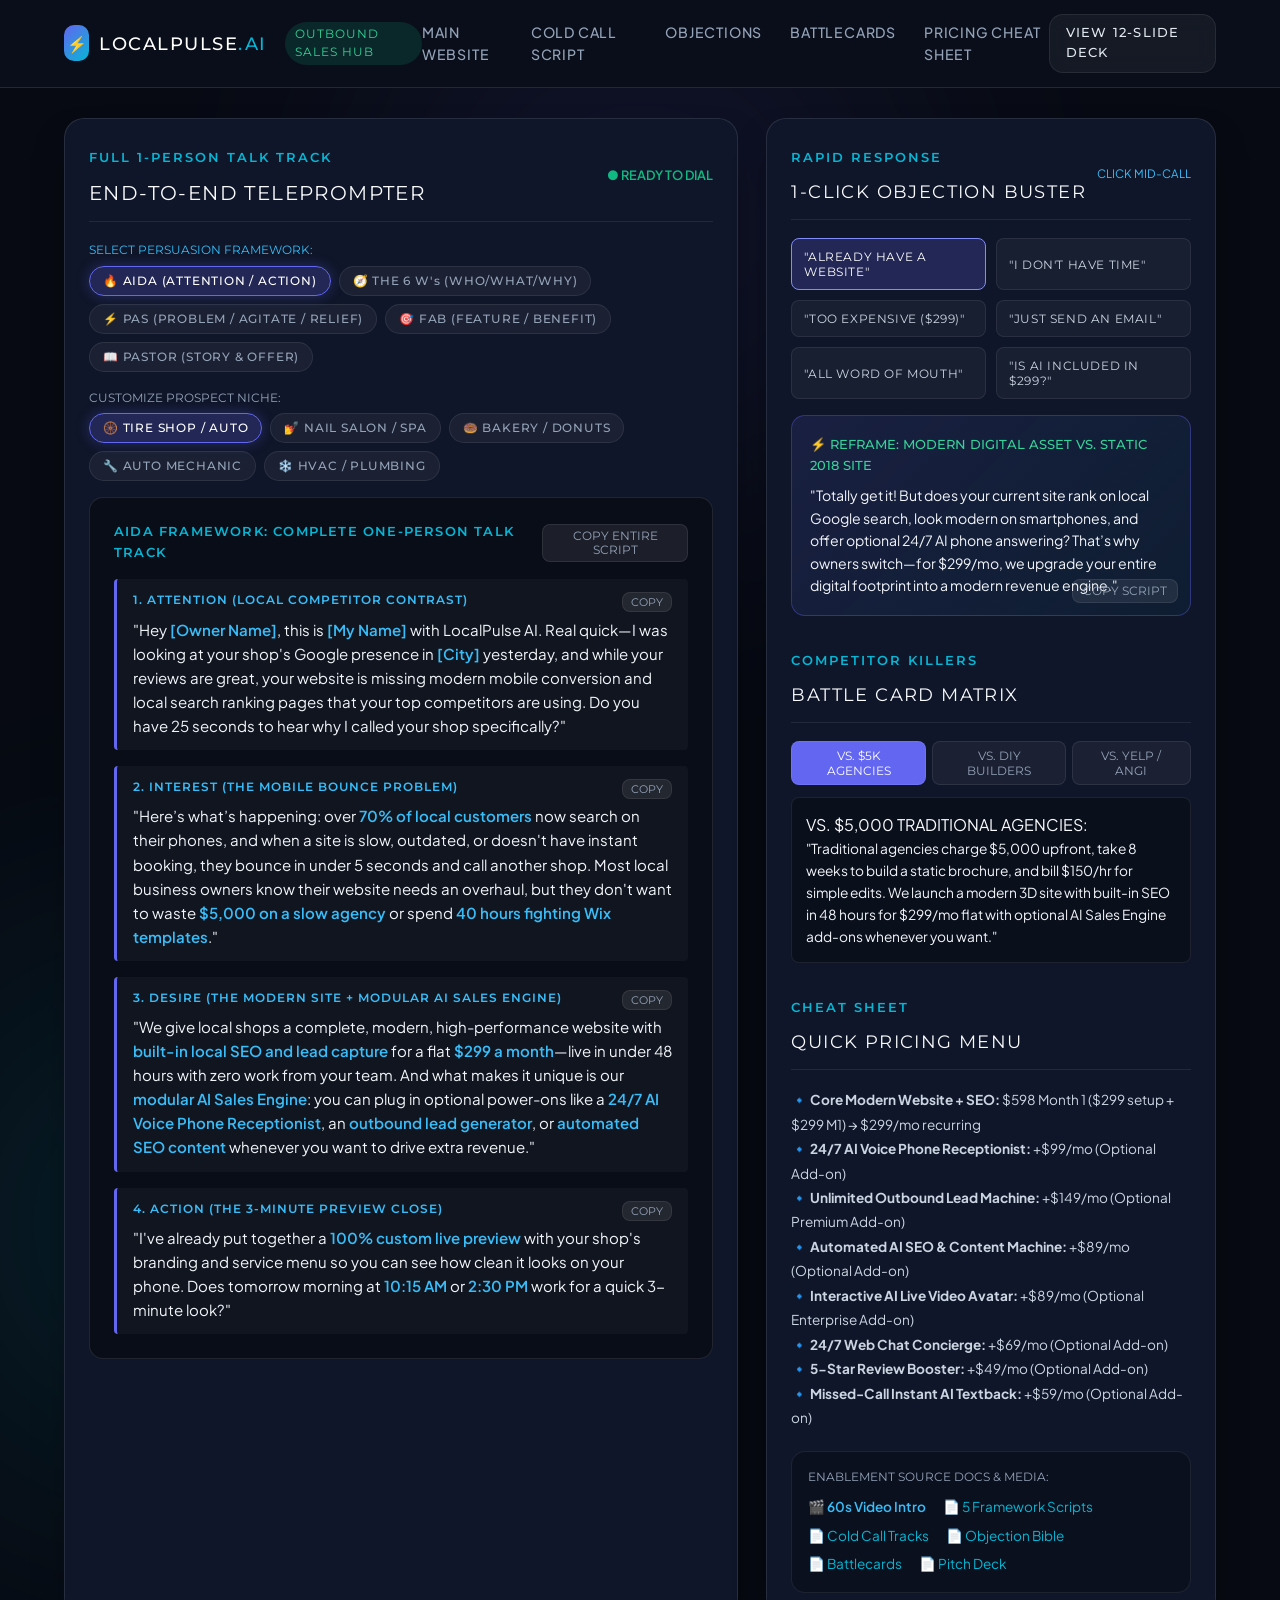
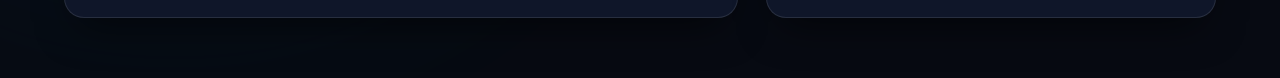
<file: sales-portal.html>
<!DOCTYPE html>
<html lang="en">
<head>
  <meta charset="UTF-8">
  <meta name="viewport" content="width=device-width, initial-scale=1.0">
  <title>LocalPulse AI — Outbound Sales Enablement Portal & Rep Teleprompter</title>
  <link rel="icon" type="image/svg+xml" href="favicon.svg">
  <link rel="apple-touch-icon" href="favicon.svg">
  <link rel="preconnect" href="https://fonts.googleapis.com">
  <link rel="preconnect" href="https://fonts.gstatic.com" crossorigin>
  <link href="https://fonts.googleapis.com/css2?family=Montserrat:wght@300;400;500;600;700&family=Plus+Jakarta+Sans:wght@300;400;500;600;700&display=swap" rel="stylesheet">
  <link rel="stylesheet" href="styles.css">
  <style>
    /* Dedicated Sales Portal Styles */
    .portal-nav {
      background: #090e1a;
      border-bottom: 1px solid rgba(99, 102, 241, 0.25);
      padding: 14px 0;
    }
    .portal-tag {
      background: rgba(16, 185, 129, 0.15);
      color: #34d399;
      padding: 3px 10px;
      border-radius: 9999px;
      font-size: 0.72rem;
      font-family: var(--font-headings);
      letter-spacing: 1px;
      margin-left: 8px;
    }
    .portal-grid {
      display: grid;
      grid-template-columns: 1.5fr 1fr;
      gap: 28px;
      margin-top: 30px;
      margin-bottom: 60px;
    }
    .teleprompter-card, .tools-card {
      background: #0f1629;
      border: 1px solid rgba(255, 255, 255, 0.1);
      border-radius: var(--radius-lg);
      padding: 24px;
      box-shadow: var(--shadow-lg);
    }
    .card-header-flex {
      display: flex;
      justify-content: space-between;
      align-items: center;
      margin-bottom: 18px;
      padding-bottom: 14px;
      border-bottom: 1px solid rgba(255, 255, 255, 0.08);
    }
    .framework-pills, .niche-pills {
      display: flex;
      gap: 8px;
      flex-wrap: wrap;
      margin-bottom: 16px;
    }
    .framework-btn, .niche-btn {
      padding: 7px 13px;
      background: rgba(255, 255, 255, 0.05);
      border: 1px solid var(--border-color);
      border-radius: var(--radius-full);
      color: var(--text-muted);
      font-family: var(--font-headings);
      font-size: 0.74rem;
      font-weight: 500;
      letter-spacing: 0.8px;
      cursor: pointer;
      transition: var(--transition-smooth);
    }
    .framework-btn.active, .framework-btn:hover,
    .niche-btn.active, .niche-btn:hover {
      background: rgba(99, 102, 241, 0.22);
      border-color: var(--primary);
      color: #ffffff;
      box-shadow: 0 0 14px rgba(99, 102, 241, 0.3);
    }
    .script-container {
      background: rgba(0, 0, 0, 0.4);
      border: 1px solid rgba(255, 255, 255, 0.1);
      border-radius: var(--radius-md);
      padding: 24px;
      position: relative;
    }
    .script-title-tag {
      font-family: var(--font-headings);
      font-size: 0.8rem;
      color: var(--accent-cyan);
      font-weight: 600;
      letter-spacing: 1.2px;
      margin-bottom: 16px;
      display: flex;
      justify-content: space-between;
      align-items: center;
    }
    .script-content-area {
      display: flex;
      flex-direction: column;
      gap: 16px;
    }
    .script-para-box {
      background: rgba(255, 255, 255, 0.03);
      border-left: 3px solid var(--primary);
      padding: 12px 16px;
      border-radius: 4px;
    }
    .script-para-tag {
      font-family: var(--font-headings);
      font-size: 0.72rem;
      font-weight: 600;
      color: #38bdf8;
      letter-spacing: 1px;
      margin-bottom: 4px;
      display: block;
    }
    .script-text {
      font-size: 0.94rem;
      line-height: 1.6;
      color: #f1f5f9;
    }
    .script-text strong {
      color: #38bdf8;
      font-weight: 600;
    }
    .copy-btn {
      background: rgba(255, 255, 255, 0.08);
      border: 1px solid var(--border-color);
      border-radius: var(--radius-sm);
      color: var(--text-muted);
      font-size: 0.72rem;
      padding: 4px 10px;
      cursor: pointer;
      font-family: var(--font-headings);
      transition: var(--transition-smooth);
    }
    .copy-btn:hover {
      background: var(--primary);
      color: #ffffff;
    }
    .obj-grid {
      display: grid;
      grid-template-columns: 1fr 1fr;
      gap: 10px;
      margin-bottom: 16px;
    }
    .obj-btn {
      padding: 10px 12px;
      background: rgba(255, 255, 255, 0.04);
      border: 1px solid var(--border-color);
      border-radius: var(--radius-sm);
      color: #cbd5e1;
      font-family: var(--font-headings);
      font-size: 0.76rem;
      letter-spacing: 0.6px;
      text-align: left;
      cursor: pointer;
      transition: var(--transition-smooth);
    }
    .obj-btn:hover, .obj-btn.active {
      background: rgba(99, 102, 241, 0.22);
      border-color: var(--primary-glow);
      color: #ffffff;
    }
    .obj-display-box {
      background: linear-gradient(135deg, rgba(99, 102, 241, 0.12) 0%, rgba(6, 182, 212, 0.05) 100%);
      border: 1px solid rgba(99, 102, 241, 0.35);
      border-radius: var(--radius-md);
      padding: 18px;
      min-height: 140px;
      position: relative;
    }
    .obj-reframe {
      font-family: var(--font-headings);
      font-size: 0.82rem;
      color: #34d399;
      margin-bottom: 8px;
      font-weight: 500;
    }
    .battle-tabs {
      display: flex;
      gap: 6px;
      margin-bottom: 12px;
    }
    .battle-tab {
      padding: 6px 12px;
      background: rgba(255, 255, 255, 0.05);
      border: 1px solid var(--border-color);
      border-radius: var(--radius-sm);
      color: var(--text-muted);
      font-size: 0.75rem;
      font-family: var(--font-headings);
      cursor: pointer;
    }
    .battle-tab.active {
      background: var(--primary);
      color: #ffffff;
    }
    .quick-links-box {
      margin-top: 20px;
      padding: 16px;
      background: rgba(0, 0, 0, 0.25);
      border-radius: var(--radius-md);
      border: 1px solid var(--border-color);
    }
    .quick-links-box a {
      color: var(--accent-cyan);
      text-decoration: none;
      font-size: 0.85rem;
      margin-right: 14px;
      display: inline-block;
      margin-top: 6px;
    }
    .quick-links-box a:hover {
      text-decoration: underline;
    }
    @media (max-width: 900px) {
      .portal-grid {
        grid-template-columns: 1fr;
      }
    }
  </style>
</head>
<body>
  <!-- Atmospheric Glows -->
  <div class="bg-glow bg-glow-1"></div>
  <div class="bg-glow bg-glow-2"></div>

  <!-- Navigation -->
  <nav class="navbar portal-nav">
    <div class="container nav-container">
      <a href="index.html" class="brand-logo">
        <div class="logo-icon">⚡</div>
        <span class="brand-name">LOCALPULSE<span class="brand-highlight">.AI</span></span>
        <span class="portal-tag">OUTBOUND SALES HUB</span>
      </a>

      <div class="nav-links">
        <a href="index.html">Main Website</a>
        <a href="#teleprompter">Cold Call Script</a>
        <a href="#objections">Objections</a>
        <a href="#battlecards">Battlecards</a>
        <a href="#pricing-sheet">Pricing Cheat Sheet</a>
      </div>

      <div class="nav-cta">
        <a href="sales-enablement/04-pitch-deck.md" class="btn btn-secondary btn-sm" target="_blank">View 12-Slide Deck</a>
      </div>
    </div>
  </nav>

  <div class="container">
    <div class="portal-grid">
      
      <!-- LEFT COLUMN: Complete End-to-End Teleprompter -->
      <div class="teleprompter-card" id="teleprompter">
        <div class="card-header-flex">
          <div>
            <span class="section-tag">FULL 1-PERSON TALK TRACK</span>
            <h3 style="font-size: 1.25rem;">END-TO-END TELEPROMPTER</h3>
          </div>
          <span style="font-size: 0.8rem; color: #10b981; font-weight: 600;">● READY TO DIAL</span>
        </div>

        <!-- Framework Selector -->
        <label style="font-size: 0.76rem; font-family: var(--font-headings); color: #38bdf8; display: block; margin-bottom: 6px;">SELECT PERSUASION FRAMEWORK:</label>
        <div class="framework-pills" id="framework-selector">
          <button class="framework-btn active" data-frame="aida">🔥 AIDA (ATTENTION / ACTION)</button>
          <button class="framework-btn" data-frame="sixw">🧭 THE 6 W's (WHO/WHAT/WHY)</button>
          <button class="framework-btn" data-frame="pas">⚡ PAS (PROBLEM / AGITATE / RELIEF)</button>
          <button class="framework-btn" data-frame="fab">🎯 FAB (FEATURE / BENEFIT)</button>
          <button class="framework-btn" data-frame="pastor">📖 PASTOR (STORY & OFFER)</button>
        </div>

        <!-- Target Niche Selector -->
        <label style="font-size: 0.76rem; font-family: var(--font-headings); color: #94a3b8; display: block; margin-bottom: 6px;">CUSTOMIZE PROSPECT NICHE:</label>
        <div class="niche-pills" id="niche-selector">
          <button class="niche-btn active" data-niche="tires">🛞 TIRE SHOP / AUTO</button>
          <button class="niche-btn" data-niche="salon">💅 NAIL SALON / SPA</button>
          <button class="niche-btn" data-niche="bakery">🍩 BAKERY / DONUTS</button>
          <button class="niche-btn" data-niche="mechanic">🔧 AUTO MECHANIC</button>
          <button class="niche-btn" data-niche="hvac">❄️ HVAC / PLUMBING</button>
        </div>

        <!-- Full Continuous Script Display -->
        <div class="script-container" id="script-container">
          <div class="script-title-tag">
            <span id="script-heading-tag">AIDA FRAMEWORK: COMPLETE ONE-PERSON TALK TRACK</span>
            <button class="copy-btn" onclick="copyFullScript()">COPY ENTIRE SCRIPT</button>
          </div>

          <div class="script-content-area" id="script-body">
            <!-- Dynamically injected framework script paragraphs -->
          </div>
        </div>
      </div>

      <!-- RIGHT COLUMN: Rapid Objection Handler & Battlecards -->
      <div class="tools-card">
        
        <!-- Objection Flash Matrix -->
        <div id="objections" style="margin-bottom: 30px;">
          <div class="card-header-flex">
            <div>
              <span class="section-tag">RAPID RESPONSE</span>
              <h3 style="font-size: 1.15rem;">1-CLICK OBJECTION BUSTER</h3>
            </div>
            <span style="font-size: 0.72rem; color: #38bdf8;">CLICK MID-CALL</span>
          </div>

          <div class="obj-grid">
            <button class="obj-btn active" data-obj="website">"ALREADY HAVE A WEBSITE"</button>
            <button class="obj-btn" data-obj="time">"I DON'T HAVE TIME"</button>
            <button class="obj-btn" data-obj="price">"TOO EXPENSIVE ($299)"</button>
            <button class="obj-btn" data-obj="email">"JUST SEND AN EMAIL"</button>
            <button class="obj-btn" data-obj="wom">"ALL WORD OF MOUTH"</button>
            <button class="obj-btn" data-obj="included">"IS AI INCLUDED IN $299?"</button>
          </div>

          <div class="obj-display-box" id="obj-display">
            <div class="obj-reframe" id="obj-reframe">⚡ REFRAME: MODERN DIGITAL ASSET VS. STATIC 2018 SITE</div>
            <p class="script-text" id="obj-script" style="font-size: 0.88rem;">
              "Totally get it! But does your current site rank on local Google search, look modern on smartphones, and offer optional 24/7 AI phone answering? That’s why owners switch—for $299/mo, we upgrade your entire digital footprint into a modern revenue engine."
            </p>
            <button class="copy-btn" style="position:absolute; bottom:12px; right:12px;" onclick="copyText('obj-script')">COPY SCRIPT</button>
          </div>
        </div>

        <!-- Competitor Battlecard Switcher -->
        <div id="battlecards" style="margin-bottom: 30px;">
          <div class="card-header-flex">
            <div>
              <span class="section-tag">COMPETITOR KILLERS</span>
              <h3 style="font-size: 1.15rem;">BATTLE CARD MATRIX</h3>
            </div>
          </div>

          <div class="battle-tabs">
            <button class="battle-tab active" data-bat="agency">VS. $5K AGENCIES</button>
            <button class="battle-tab" data-bat="diy">VS. DIY BUILDERS</button>
            <button class="battle-tab" data-bat="yelp">VS. YELP / ANGI</button>
          </div>

          <div class="script-step-box" id="battle-display" style="min-height: 120px; background: rgba(0,0,0,0.3); padding:14px; border-radius:8px; border:1px solid rgba(255,255,255,0.08);">
            <span class="step-tag" id="bat-tag">VS. $5,000 TRADITIONAL AGENCIES:</span>
            <p class="script-text" id="bat-text" style="font-size: 0.86rem;">
              "Traditional agencies charge $5,000 upfront, take 8 weeks to build a static brochure, and bill $150/hr for simple edits. We launch a modern 3D site with built-in SEO in 48 hours for $299/mo flat with optional AI Sales Engine add-ons whenever you want."
            </p>
          </div>
        </div>

        <!-- Pricing Cheat Sheet -->
        <div id="pricing-sheet">
          <div class="card-header-flex">
            <div>
              <span class="section-tag">CHEAT SHEET</span>
              <h3 style="font-size: 1.15rem;">QUICK PRICING MENU</h3>
            </div>
          </div>

          <div style="font-size: 0.85rem; color: #cbd5e1; line-height: 1.8;">
            <div>🔹 <strong>Core Modern Website + SEO:</strong> $598 Month 1 ($299 setup + $299 M1) → $299/mo recurring</div>
            <div>🔹 <strong>24/7 AI Voice Phone Receptionist:</strong> +$99/mo (Optional Add-on)</div>
            <div>🔹 <strong>Unlimited Outbound Lead Machine:</strong> +$149/mo (Optional Premium Add-on)</div>
            <div>🔹 <strong>Automated AI SEO & Content Machine:</strong> +$89/mo (Optional Add-on)</div>
            <div>🔹 <strong>Interactive AI Live Video Avatar:</strong> +$89/mo (Optional Enterprise Add-on)</div>
            <div>🔹 <strong>24/7 Web Chat Concierge:</strong> +$69/mo (Optional Add-on)</div>
            <div>🔹 <strong>5-Star Review Booster:</strong> +$49/mo (Optional Add-on)</div>
            <div>🔹 <strong>Missed-Call Instant AI Textback:</strong> +$59/mo (Optional Add-on)</div>
          </div>
        </div>

        <!-- Direct Document Links -->
        <div class="quick-links-box">
          <span style="font-family: var(--font-headings); font-size: 0.72rem; color: var(--text-muted); display: block; margin-bottom: 4px;">ENABLEMENT SOURCE DOCS & MEDIA:</span>
          <a href="video/hyperframes-video.html" target="_blank" style="color:#38bdf8; font-weight:600;">🎬 60s Video Intro</a>
          <a href="sales-enablement/06-full-framework-cold-call-scripts.md" target="_blank">📄 5 Framework Scripts</a>
          <a href="sales-enablement/01-cold-call-script-and-talk-tracks.md" target="_blank">📄 Cold Call Tracks</a>
          <a href="sales-enablement/02-objection-handling-bible.md" target="_blank">📄 Objection Bible</a>
          <a href="sales-enablement/03-competitor-battlecards.md" target="_blank">📄 Battlecards</a>
          <a href="sales-enablement/04-pitch-deck.md" target="_blank">📄 Pitch Deck</a>
        </div>

      </div>

    </div>
  </div>

  <script>
    // 5 Framework Script Database
    const frameworkScripts = {
      aida: {
        title: "AIDA FRAMEWORK: COMPLETE ONE-PERSON TALK TRACK",
        sections: [
          {
            tag: "1. ATTENTION (LOCAL COMPETITOR CONTRAST)",
            text: '"Hey <strong>[Owner Name]</strong>, this is <strong>[My Name]</strong> with LocalPulse AI. Real quick—I was looking at your shop\'s Google presence in <strong>[City]</strong> yesterday, and while your reviews are great, your website is missing modern mobile conversion and local search ranking pages that your top competitors are using. Do you have 25 seconds to hear why I called your shop specifically?"'
          },
          {
            tag: "2. INTEREST (THE MOBILE BOUNCE PROBLEM)",
            text: '"Here’s what’s happening: over <strong>70% of local customers</strong> now search on their phones, and when a site is slow, outdated, or doesn\'t have instant booking, they bounce in under 5 seconds and call another shop. Most local business owners know their website needs an overhaul, but they don\'t want to waste <strong>$5,000 on a slow agency</strong> or spend <strong>40 hours fighting Wix templates</strong>."'
          },
          {
            tag: "3. DESIRE (THE MODERN SITE + MODULAR AI SALES ENGINE)",
            text: '"We give local shops a complete, modern, high-performance website with <strong>built-in local SEO and lead capture</strong> for a flat <strong>$299 a month</strong>—live in under 48 hours with zero work from your team. And what makes it unique is our <strong>modular AI Sales Engine</strong>: you can plug in optional power-ons like a <strong>24/7 AI Voice Phone Receptionist</strong>, an <strong>outbound lead generator</strong>, or <strong>automated SEO content</strong> whenever you want to drive extra revenue."'
          },
          {
            tag: "4. ACTION (THE 3-MINUTE PREVIEW CLOSE)",
            text: '"I\'ve already put together a <strong>100% custom live preview</strong> with your shop\'s branding and service menu so you can see how clean it looks on your phone. Does tomorrow morning at <strong>10:15 AM</strong> or <strong>2:30 PM</strong> work for a quick 3-minute look?"'
          }
        ]
      },
      sixw: {
        title: "THE 6 W's FRAMEWORK: DIRECT, CONCISE & LOGICAL",
        sections: [
          {
            tag: "1. WHO & WHAT (IDENTITY & CORE OFFER)",
            text: '"Hey <strong>[Owner Name]</strong>, <strong>[My Name]</strong> here with LocalPulse AI. We deliver <strong>turnkey, ultra-modern websites with built-in local SEO</strong> engineered specifically for local service businesses."'
          },
          {
            tag: "2. WHERE & WHEN (48-HOUR SETUP)",
            text: '"We work directly with shops right here in <strong>[City / Metro Area]</strong>, and we deliver your completely customized, high-converting website live in <strong>under 48 hours</strong> with 100% done-for-you setup."'
          },
          {
            tag: "3. WHY IT MATTERS & THE SALES ENGINE",
            text: '"The reason I\'m reaching out is that traditional sites are just static brochures. We give you a modern web presence for <strong>$299 a month</strong>, and allow you to layer in an optional <strong>AI Sales Engine</strong>—like a 24/7 phone answering agent or continuous outbound lead lists—so your website actively captures paying jobs around the clock."'
          },
          {
            tag: "4. WHAT'S NEXT / CLOSE (PREVIEW LINK)",
            text: '"No contracts, month-to-month. All I\'d like to do next is text you a <strong>private preview link</strong> so you can see how your shop looks on mobile. What is the best cell number to send that over to?"'
          }
        ]
      },
      pas: {
        title: "PAS FRAMEWORK: PROBLEM ➔ AGITATE ➔ RELIEF",
        sections: [
          {
            tag: "1. PROBLEM (OUTDATED MOBILE PRESENCE)",
            text: '"Hey <strong>[Owner Name]</strong>, <strong>[My Name]</strong> with LocalPulse. Quick question: when was the last time you looked at your shop’s website on a smartphone alongside your top three local competitors?"'
          },
          {
            tag: "2. AGITATE (LOST LEADS & $5K AGENCY TRAP)",
            text: '"Most local owners haven\'t touched their site in years because agencies charge <strong>$5,000 upfront</strong> and take 2 months to do anything. But in the meantime, outdated design, slow load speeds, and missing local SEO pages are quietly costing you <strong>dozens of high-value customer calls every month</strong> because modern mobile users simply tap the shop that looks the most professional."'
          },
          {
            tag: "3. RELIEF & SOLUTION (MODERN SITE + AI POWER-UPS)",
            text: '"We eliminate that entire headache. We build you an <strong>ultra-modern, lightning-fast website with built-in local SEO and high-converting lead forms</strong> for just <strong>$299 a month</strong>, live in 48 hours with zero effort from you. Plus, you can upgrade it into a full <strong>AI Sales Engine</strong> with modular add-ons like a <strong>24/7 AI phone receptionist</strong> or <strong>automated local content machine</strong> whenever you\'re ready."'
          },
          {
            tag: "4. CLOSE (3-MINUTE PHONE LOOK)",
            text: '"I have your new shop preview ready to review. Do you have 3 minutes tomorrow around <strong>10:30 AM</strong> or <strong>2:00 PM</strong> to check it out on your phone?"'
          }
        ]
      },
      fab: {
        title: "FAB FRAMEWORK: FEATURE ➔ ADVANTAGE ➔ BENEFIT",
        sections: [
          {
            tag: "1. DIRECT OPENER",
            text: '"Hey <strong>[Owner Name]</strong>, <strong>[My Name]</strong> with LocalPulse AI. I’ll keep this super direct—we build high-performance websites and modular AI sales engines for local businesses, and I wanted to share three quick advantages our clients are seeing."'
          },
          {
            tag: "2. FEATURE 1: MODERN 3D SITE + BUILT-IN SEO",
            text: '"First, our <strong>Core Turnkey Website</strong> gives your shop an ultra-modern, high-speed web presence with <strong>built-in local SEO and schema markup</strong>. The <strong>advantage</strong> is that you instantly look superior to every local competitor on Google, which <strong>benefits you</strong> by converting more visitors into phone calls and scheduled visits without paying $5k upfront."'
          },
          {
            tag: "3. FEATURE 2: OPTIONAL 24/7 AI PHONE RECEPTIONIST",
            text: '"Second, you can optionally plug in our <strong>24/7 AI Voice Phone Receptionist</strong>. The <strong>advantage</strong> is that it answers inbound calls in natural voice 24/7 using your exact price sheet, which <strong>benefits you</strong> because you never miss high-value after-hours callers when the shop is closed."'
          },
          {
            tag: "4. FEATURE 3: OPTIONAL LEAD & CONTENT MACHINE",
            text: '"Third, you can add our <strong>Unlimited Local Lead Machine and Automated SEO Publisher</strong>. The <strong>advantage</strong> is continuous local B2B lead scraping and weekly Google updates, which <strong>benefits you</strong> with a steady flow of high-margin corporate and commercial accounts."'
          },
          {
            tag: "5. OFFER & CLOSE",
            text: '"The core website is just <strong>$299 a month</strong>, month-to-month, live in <strong>48 hours</strong>. Can I get 3 minutes on your calendar tomorrow at <strong>11:00 AM</strong> or <strong>2:00 PM</strong> to show you the live preview?"'
          }
        ]
      },
      pastor: {
        title: "PASTOR FRAMEWORK: PROBLEM ➔ STORY ➔ TRANSFORMATION ➔ OFFER",
        sections: [
          {
            tag: "1. PROBLEM & AMPLIFY (THE $5,000 AGENCY DILEMMA)",
            text: '"Hey <strong>[Owner Name]</strong>, this is <strong>[My Name]</strong> with LocalPulse AI. I know you\'re busy running the shop today, but I\'m calling because most local business owners we speak with are stuck between two bad options: keep an outdated, embarrassing website that loses customers, or spend $5,000 on a web agency that takes 8 weeks and doesn\'t drive new business."'
          },
          {
            tag: "2. STORY & SOLUTION (48-HOUR UPGRADE)",
            text: '"Just last month, we worked with a local service shop in a neighboring town that had an old 2018 website that generated zero leads. In <strong>under 48 hours</strong>, we replaced it with a modern, high-speed website with built-in local SEO for <strong>$299 a month</strong>, and they added our <strong>24/7 AI voice phone agent</strong> as a modular add-on."'
          },
          {
            tag: "3. TRANSFORMATION & OFFER ($5,400 IN NEW REVENUE)",
            text: '"Within 30 days, their new site outranked their local competitors on Google Maps, and their AI phone assistant captured <strong>22 after-hours bookings</strong>, bringing in over <strong>$5,400 in new customer revenue</strong>. You get the complete modern website for <strong>$299 a month</strong>, with the option to customize your own AI Sales Engine with phone, lead, and content add-ons at will."'
          },
          {
            tag: "4. RESPONSE / CLOSE (3-MINUTE LOOK)",
            text: '"All I\'d love to do is spend 3 minutes with you on a screen share to show you how <strong>[Business Name]\'s</strong> customized preview looks. Do you have a quick window tomorrow morning around <strong>9:45 AM</strong> or in the afternoon at <strong>3:15 PM</strong>?"'
          }
        ]
      }
    };

    // Objection Data
    const objections = {
      website: {
        reframe: "⚡ REFRAME: MODERN DIGITAL ASSET VS. STATIC 2018 SITE",
        script: "Totally understand! But does your current site rank on local Google search, look modern on smartphones, and offer optional 24/7 AI phone answering? That’s why owners switch—for $299/mo, we upgrade your entire digital footprint into a revenue engine."
      },
      time: {
        reframe: "⚡ REFRAME: ZERO TIME REQUIRED (100% DONE-FOR-YOU)",
        script: "That is exactly why busy shop owners choose us. It is 100% Done-For-You. You do not touch code, design pages, or configure AI. We do everything and hand you a live working preview in 48 hours."
      },
      price: {
        reframe: "⚡ REFRAME: 1 SAVED CUSTOMER PAYS FOR THE MONTH",
        script: "At an average customer ticket size of $200–$400, capturing just one single customer a month covers the entire base website. Everything after that is pure profit."
      },
      email: {
        reframe: "⚡ REFRAME: 30-SECOND MOBILE VIDEO INSTEAD OF SPAM",
        script: "I would love to, but our clients tell us an email just looks like generic marketing fluff. I actually want to text a 30-second screen recording of your shop's new modern design right to your phone. What is your cell number?"
      },
      wom: {
        reframe: "⚡ REFRAME: WORD OF MOUTH PROSPECTS GOOGLE YOU FIRST",
        script: "Word of mouth is fantastic! But when a friend recommends your shop, the very first thing that person does is Google your name on their phone. If your site looks dated or has no mobile lead capture, 30% of those referrals go elsewhere."
      },
      included: {
        reframe: "⚡ REFRAME: BASE SITE VS. MODULAR POWER-UPS",
        script: "The $299/mo plan gives you the entire turnkey modern website, hosting, and local SEO. The 24/7 AI Phone Agent, Lead Machine, and Video Avatar are optional modular add-ons you can plug in anytime to create your custom AI Sales Engine!"
      }
    };

    // Battlecard Data
    const battlecards = {
      agency: {
        tag: "VS. $5,000 TRADITIONAL AGENCIES:",
        text: "Traditional agencies charge $5,000 upfront, take 8 weeks to build a static brochure, lock you into 12-month contracts, and bill $150/hr for simple edits. We launch a modern site with built-in SEO in 48 hours for $299/mo flat with optional AI Sales Engine add-ons whenever you want."
      },
      diy: {
        tag: "VS. DIY BUILDERS (WIX / SQUARESPACE):",
        text: "DIY builders steal 40+ hours of the owner's weekend, look amateur, and lack built-in local schema or plug-and-play AI phone answering. For $299/mo, we deliver an ultra-fast, professional digital storefront with zero tech effort."
      },
      yelp: {
        tag: "VS. YELP / THUMBTACK / ANGI:",
        text: "On Yelp and Angi, you pay $50+ per lead that gets shared with 4 other local competitors in a race to the bottom. With LocalPulse AI, you own an automated digital asset that generates exclusive 1-on-1 customers directly for your shop."
      }
    };

    // Render Framework Script
    let currentFramework = 'aida';
    function renderScript(frameworkKey) {
      const data = frameworkScripts[frameworkKey];
      if (!data) return;
      currentFramework = frameworkKey;
      document.getElementById('script-heading-tag').textContent = data.title;
      
      const scriptBody = document.getElementById('script-body');
      scriptBody.innerHTML = '';

      data.sections.forEach((sec, idx) => {
        const box = document.createElement('div');
        box.className = 'script-para-box';
        box.innerHTML = `
          <div style="display:flex; justify-content:space-between; align-items:center; margin-bottom:4px;">
            <span class="script-para-tag">${sec.tag}</span>
            <button class="copy-btn" style="font-size:0.68rem; padding:2px 8px;" onclick="copySectionText(${idx})">COPY</button>
          </div>
          <p class="script-text" id="sec-text-${idx}">${sec.text}</p>
        `;
        scriptBody.appendChild(box);
      });
    }

    // Framework Button Handlers
    document.querySelectorAll('.framework-btn').forEach(btn => {
      btn.addEventListener('click', () => {
        document.querySelectorAll('.framework-btn').forEach(b => b.classList.remove('active'));
        btn.classList.add('active');
        const frame = btn.getAttribute('data-frame');
        renderScript(frame);
      });
    });

    // Objection Handlers
    document.querySelectorAll('.obj-btn').forEach(btn => {
      btn.addEventListener('click', () => {
        document.querySelectorAll('.obj-btn').forEach(b => b.classList.remove('active'));
        btn.classList.add('active');
        const obj = btn.getAttribute('data-obj');
        const data = objections[obj];
        if (data) {
          document.getElementById('obj-reframe').textContent = data.reframe;
          document.getElementById('obj-script').textContent = data.script;
        }
      });
    });

    // Battlecard Handlers
    document.querySelectorAll('.battle-tab').forEach(btn => {
      btn.addEventListener('click', () => {
        document.querySelectorAll('.battle-tab').forEach(b => b.classList.remove('active'));
        btn.classList.add('active');
        const bat = btn.getAttribute('data-bat');
        const data = battlecards[bat];
        if (data) {
          document.getElementById('bat-tag').textContent = data.tag;
          document.getElementById('bat-text').textContent = data.text;
        }
      });
    });

    // Copy Handlers
    function copySectionText(idx) {
      const el = document.getElementById(`sec-text-${idx}`);
      if (!el) return;
      navigator.clipboard.writeText(el.innerText).then(() => {
        alert('Copied section to clipboard!');
      });
    }

    function copyFullScript() {
      const data = frameworkScripts[currentFramework];
      if (!data) return;
      const fullText = data.sections.map(s => `${s.tag}\n${s.text.replace(/<[^>]*>?/gm, '')}`).join('\n\n');
      navigator.clipboard.writeText(fullText).then(() => {
        alert('Copied full script to clipboard!');
      });
    }

    function copyText(elementId) {
      const text = document.getElementById(elementId).innerText;
      navigator.clipboard.writeText(text).then(() => {
        alert('Copied to clipboard!');
      });
    }

    // Initial render
    renderScript('aida');
  </script>
</body>
</html>
</file>
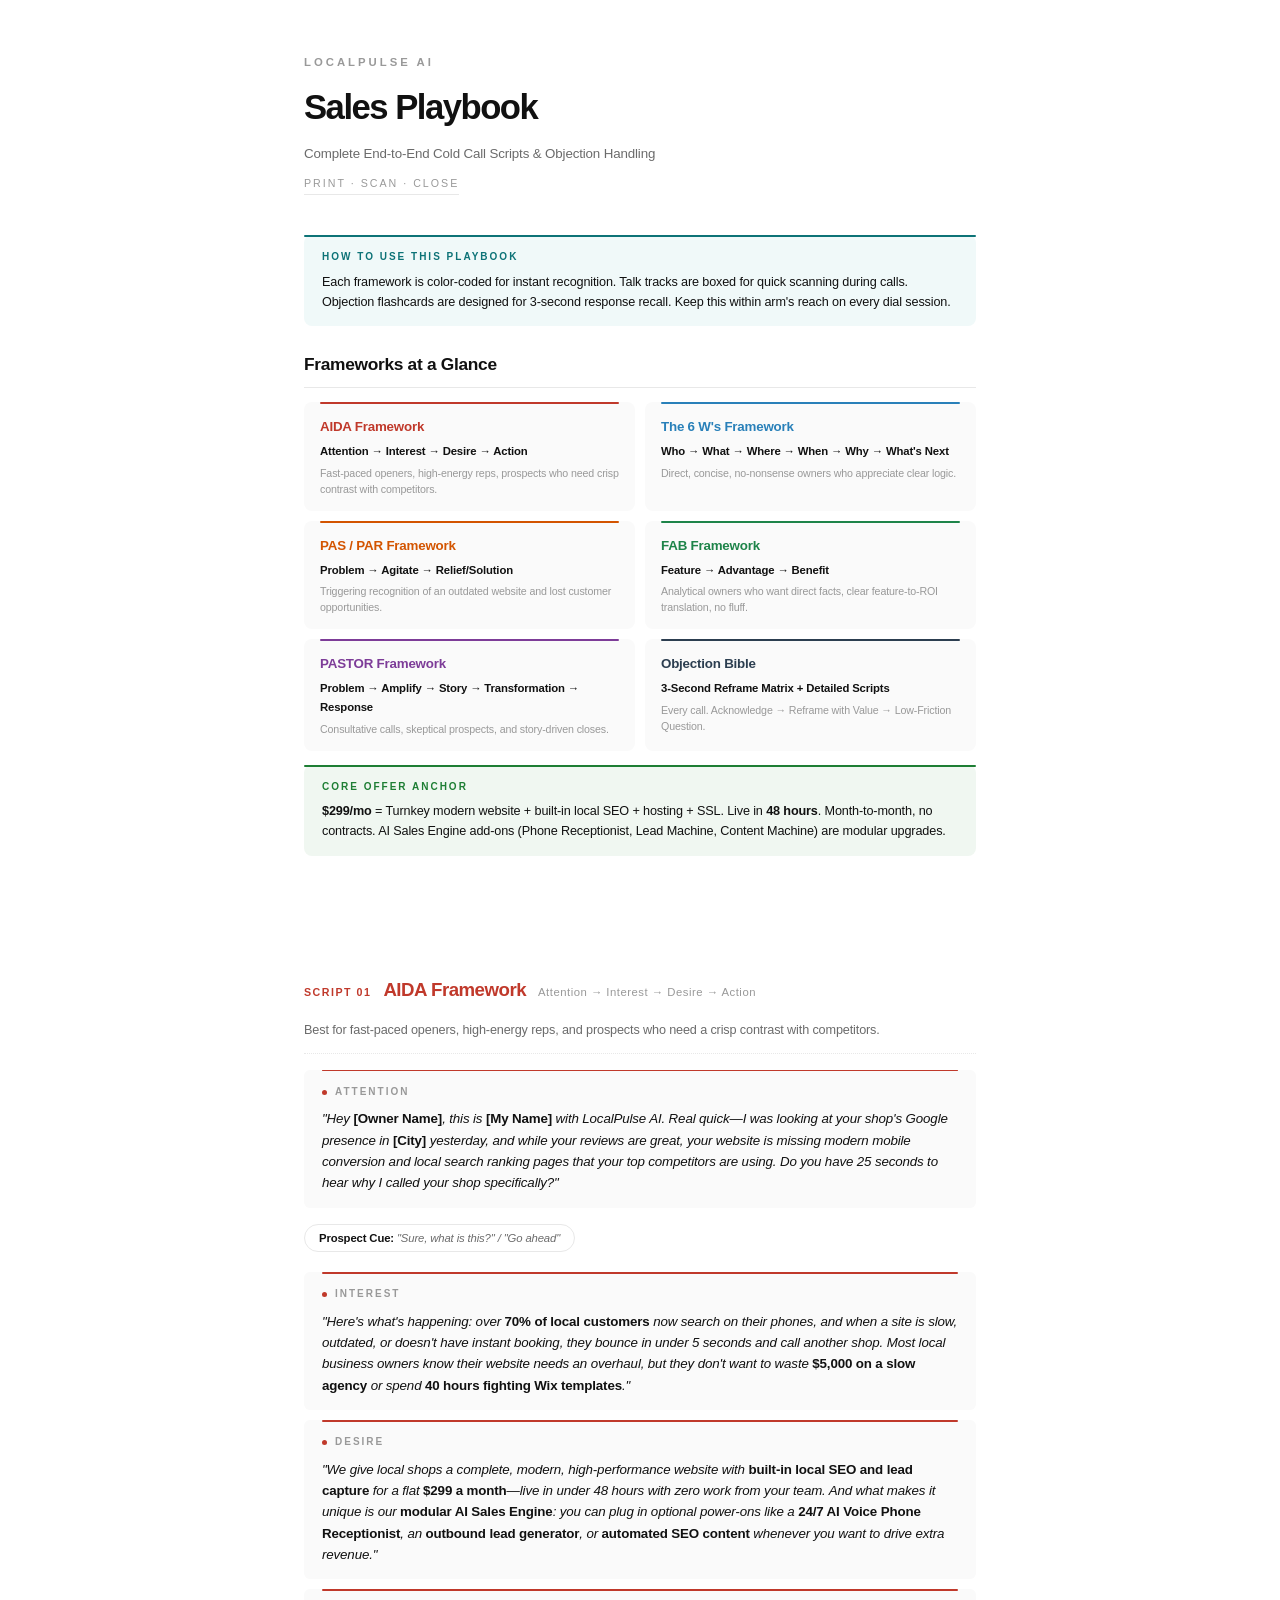
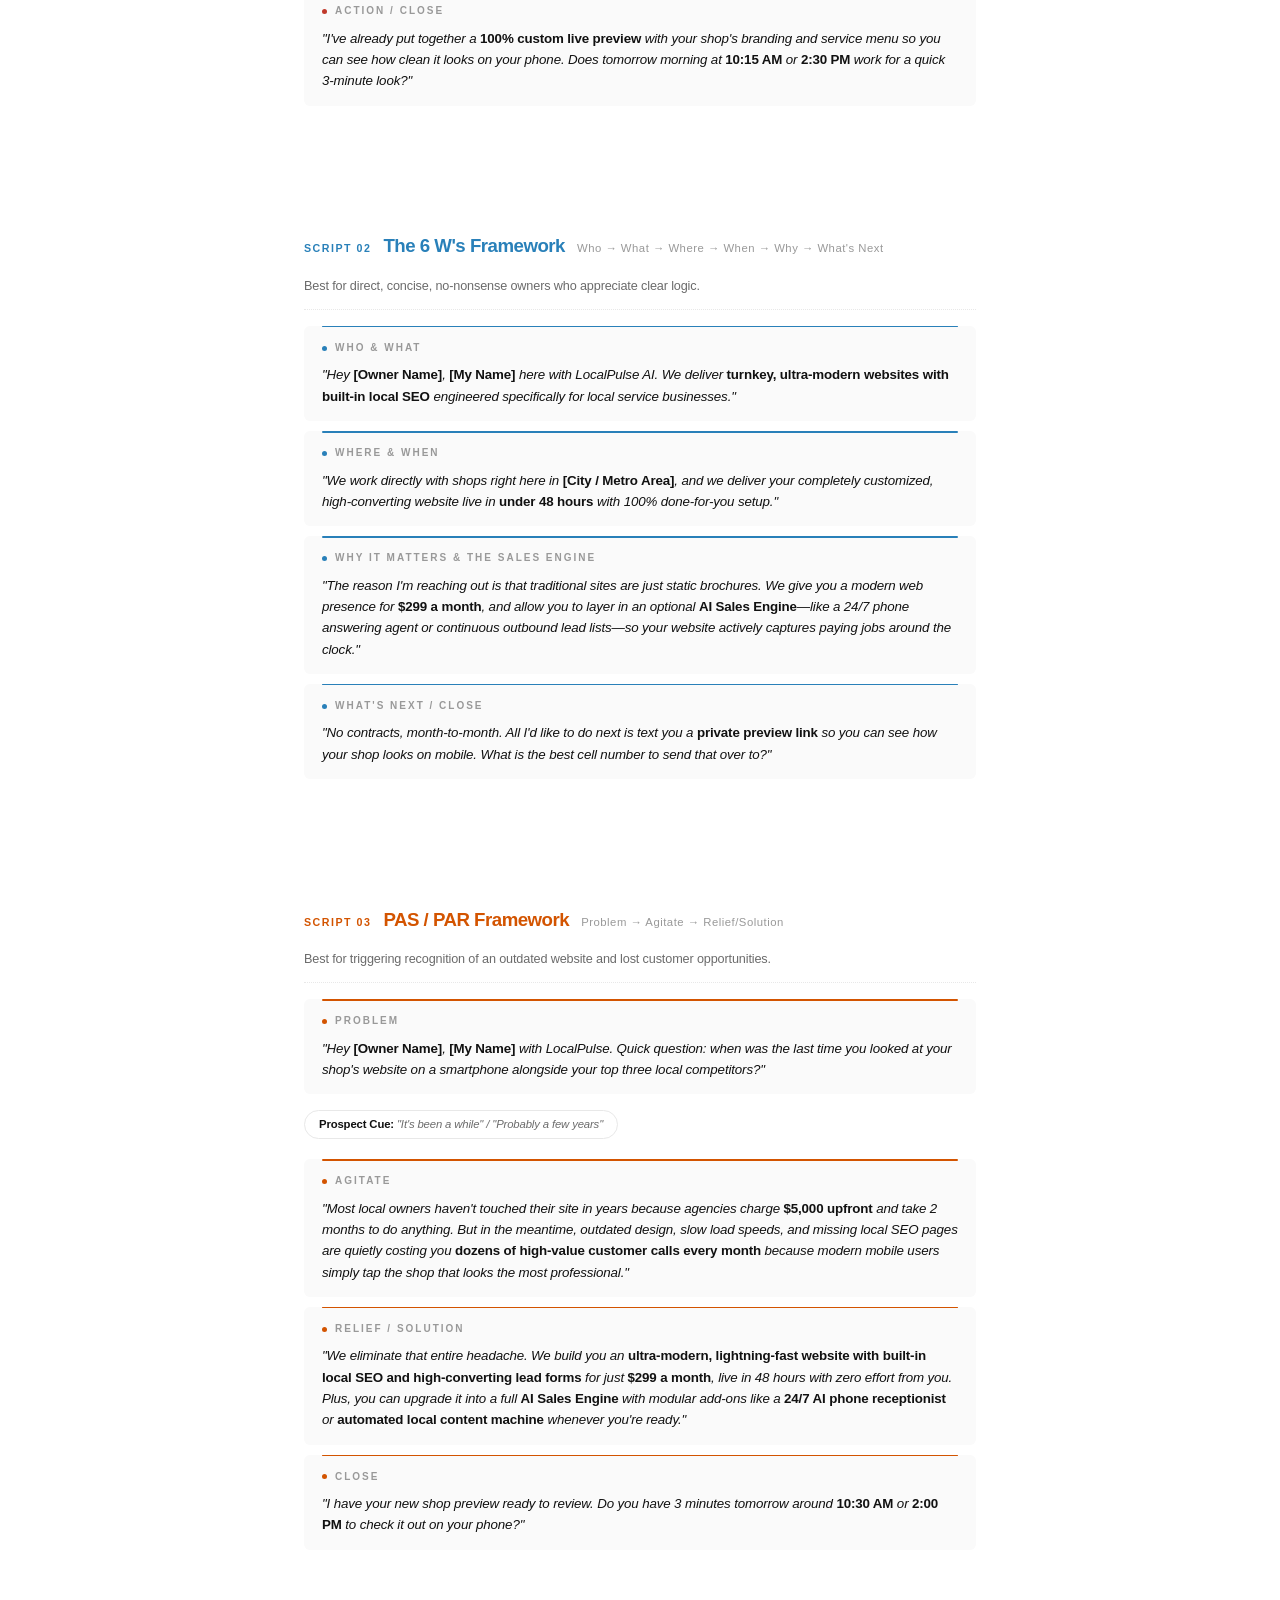
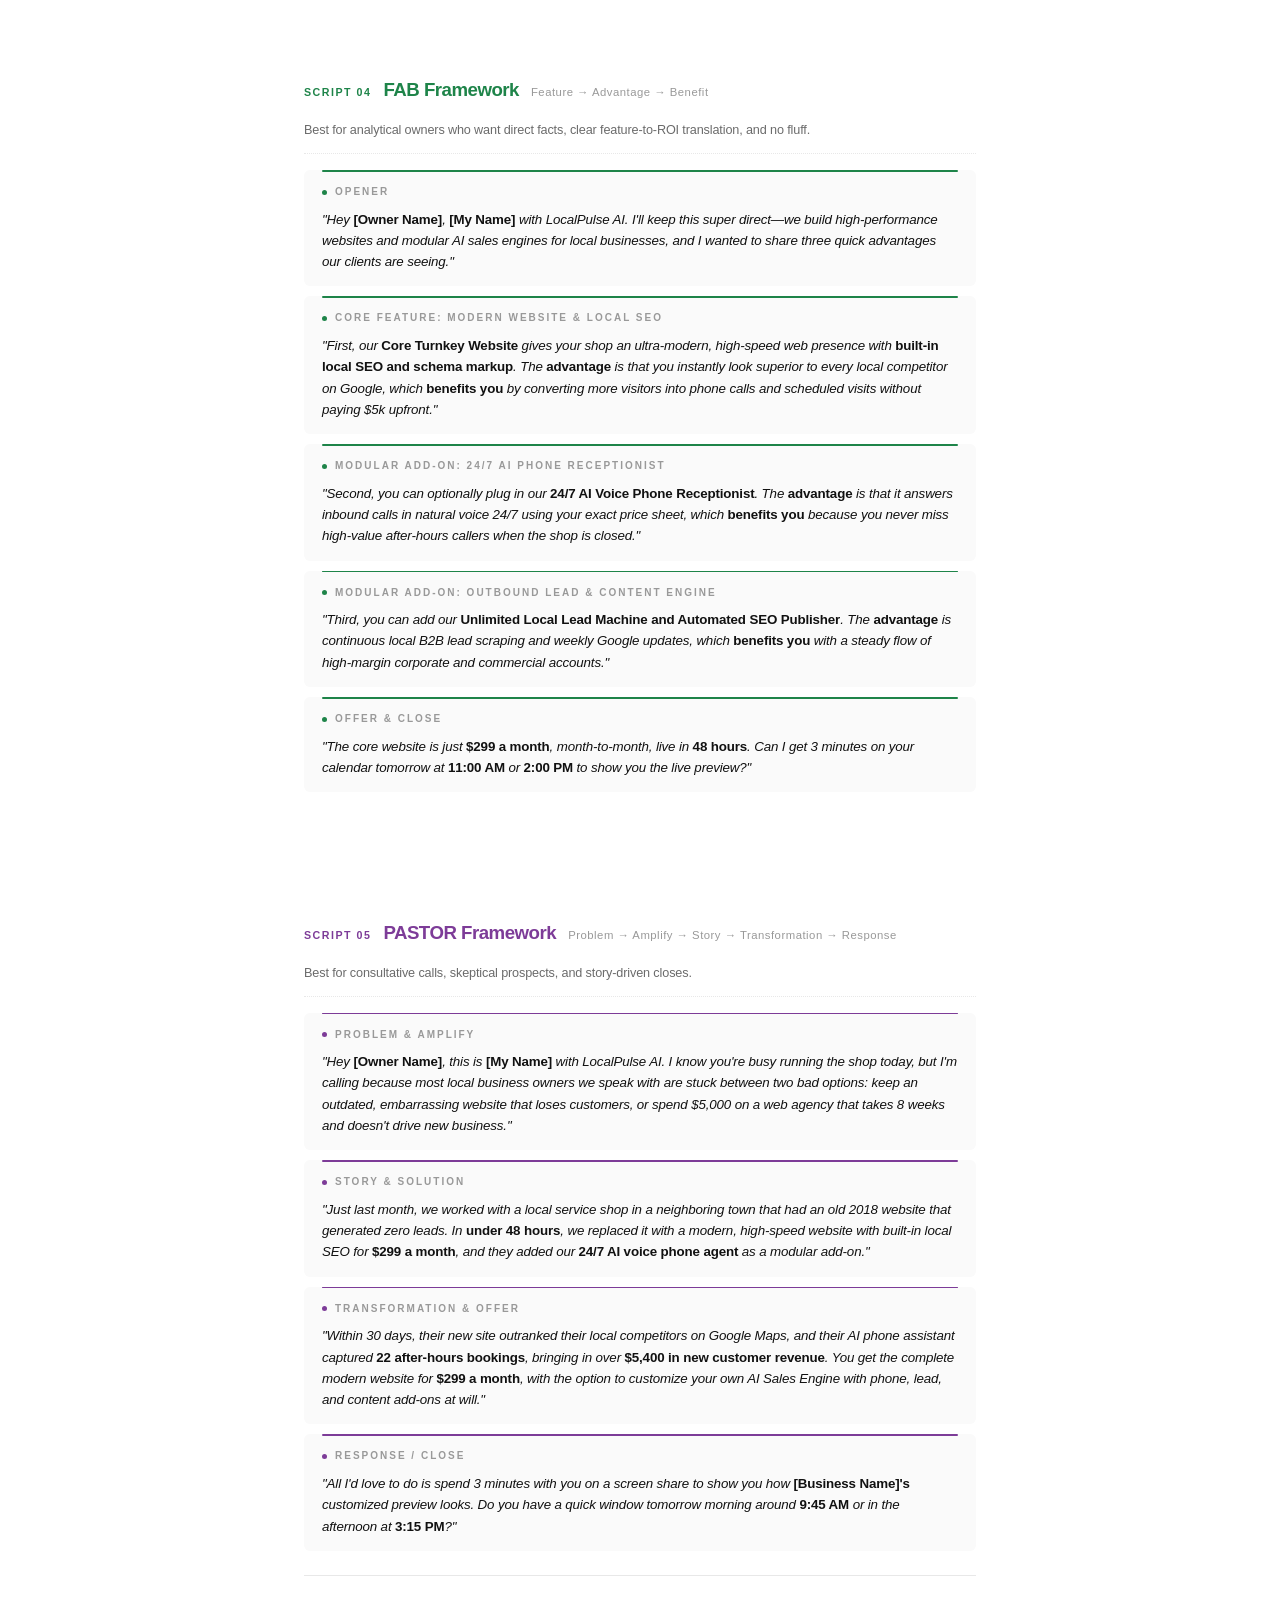
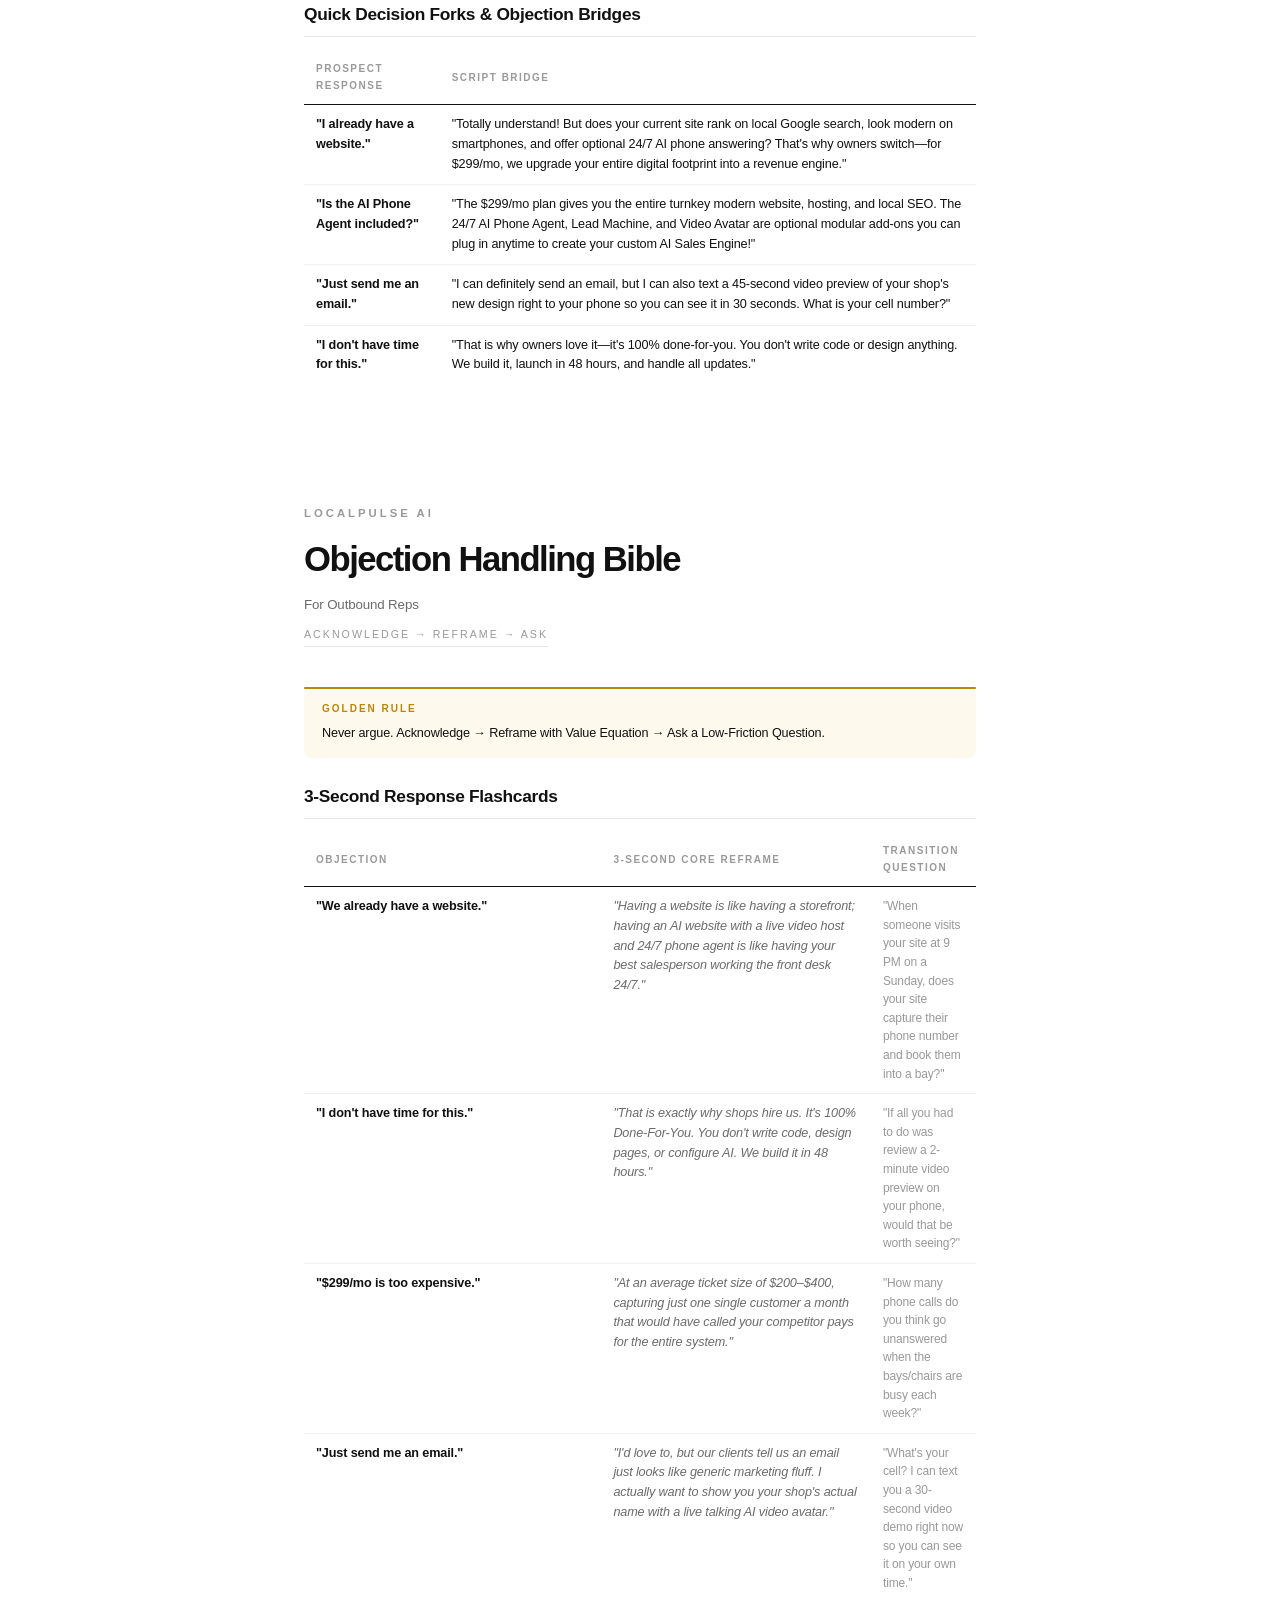
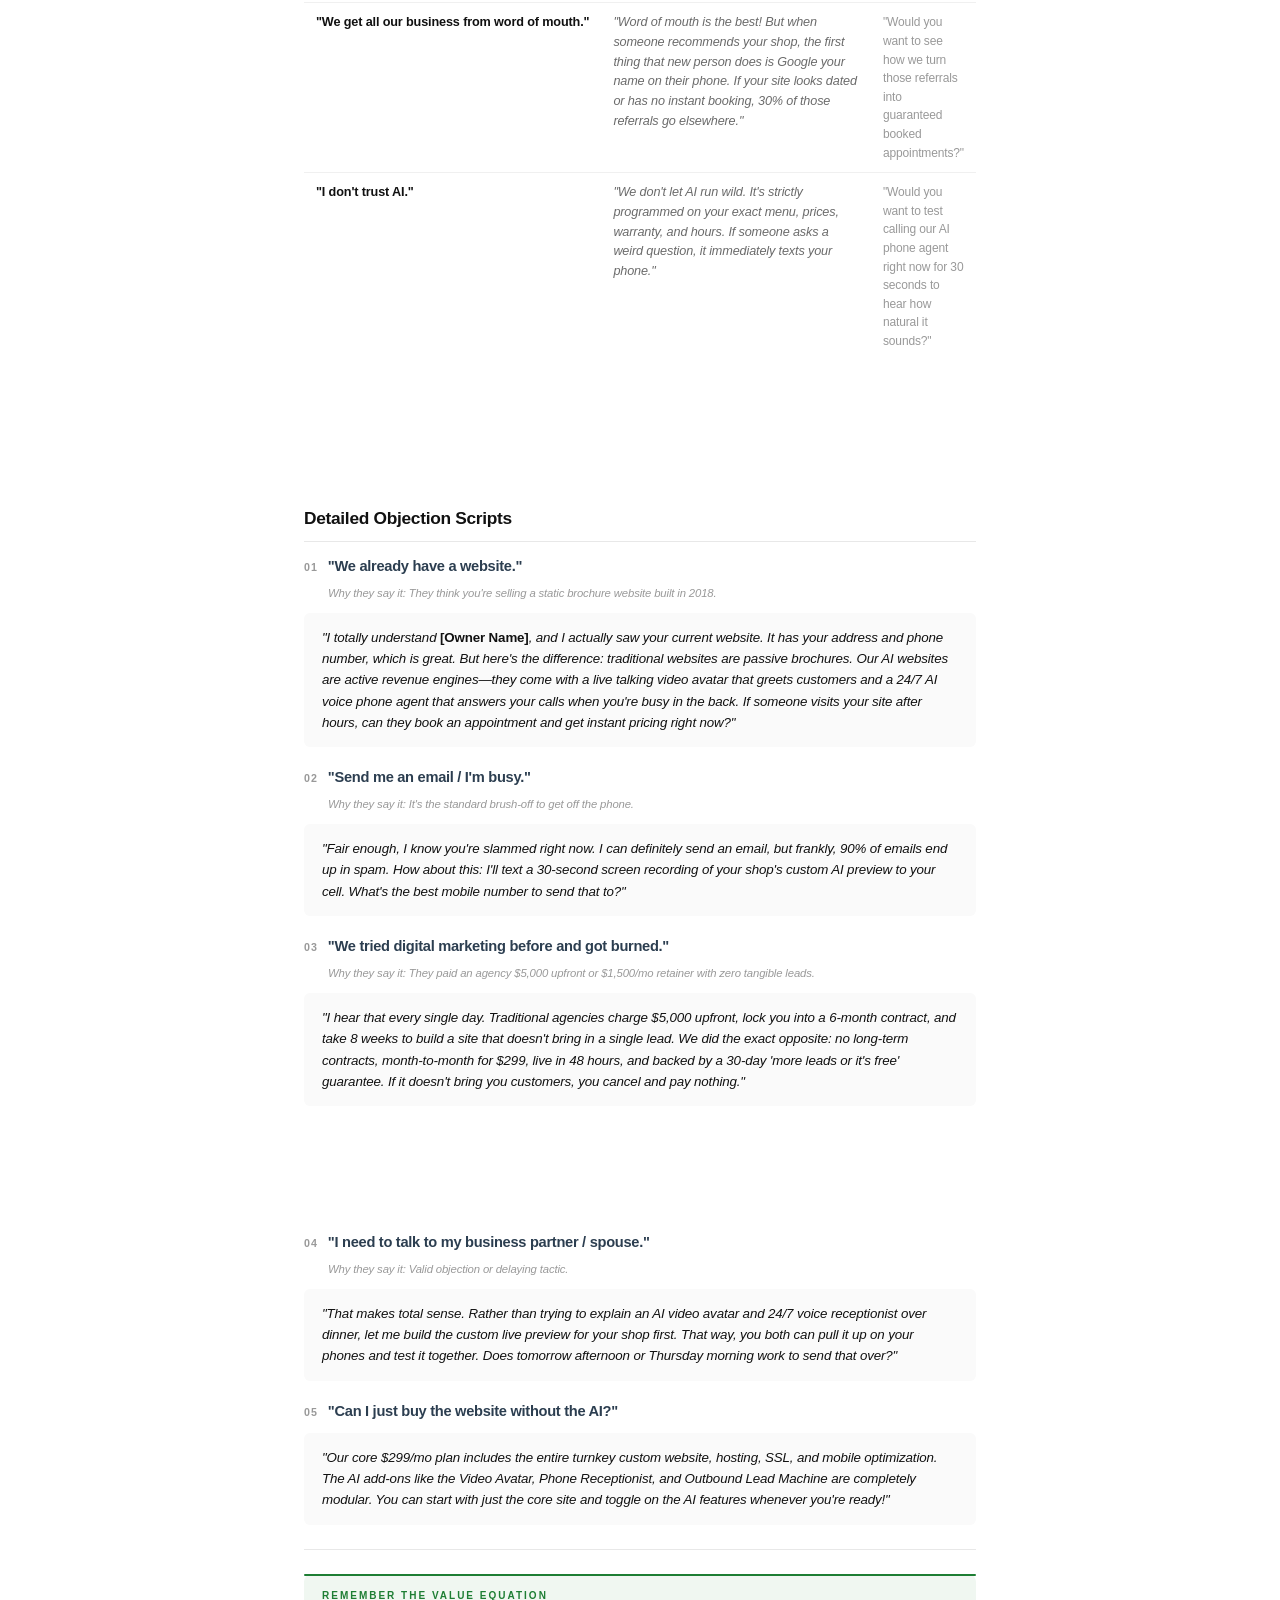
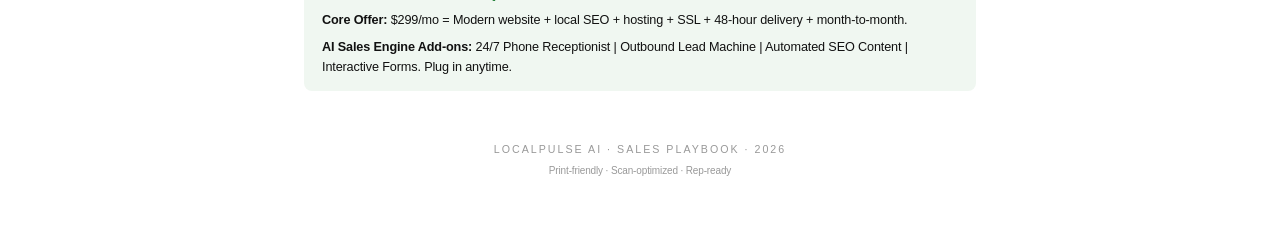
<file: sales-enablement/LocalPulse_AI_Sales_Playbook.html>
<!DOCTYPE html>
<html lang="en">
<head>
<meta charset="UTF-8">
<meta name="viewport" content="width=device-width, initial-scale=1.0">
<title>LocalPulse AI — Sales Playbook</title>
<style>
/* ============================================
   LOCALPULSE AI SALES PLAYBOOK
   Modern Editorial | Light | Minimal | Fast Scan
   ============================================ */

:root {
  --bg: #ffffff;
  --surface: #fafafa;
  --text: #111111;
  --text-secondary: #6b6b6b;
  --text-muted: #999999;
  --border: #e8e8e8;
  --border-light: #f0f0f0;

  /* Framework Accents — muted, modern */
  --aida: #c0392b;
  --aida-surface: #fdf6f5;
  --w6: #2980b9;
  --w6-surface: #f5f9fd;
  --pas: #d35400;
  --pas-surface: #fdf7f2;
  --fab: #1e8449;
  --fab-surface: #f4faf6;
  --pastor: #7d3c98;
  --pastor-surface: #f9f5fb;
  --objection: #2c3e50;
  --objection-surface: #f5f6f7;

  /* Callouts */
  --tip: #0d7377;
  --tip-surface: #f0f9f9;
  --warning: #b8860b;
  --warning-surface: #fdf9ec;
  --success: #1e7e34;
  --success-surface: #f0f7f1;
}

* { box-sizing: border-box; margin: 0; padding: 0; }

body {
  font-family: -apple-system, BlinkMacSystemFont, "Segoe UI", Roboto, "Helvetica Neue", Arial, sans-serif;
  background: var(--bg);
  color: var(--text);
  line-height: 1.65;
  font-size: 10.5pt;
  -webkit-print-color-adjust: exact;
  print-color-adjust: exact;
  letter-spacing: -0.01em;
}

/* Page */
.page {
  max-width: 8.5in;
  margin: 0 auto;
  padding: 0.55in 0.75in;
  background: white;
  page-break-after: always;
}

.page:last-child { page-break-after: auto; }

/* Typography */
h1 {
  font-size: 26pt;
  font-weight: 700;
  letter-spacing: -1.5px;
  color: var(--text);
  margin-bottom: 2px;
}

h2 {
  font-size: 13pt;
  font-weight: 650;
  margin-top: 24px;
  margin-bottom: 12px;
  padding-bottom: 8px;
  border-bottom: 1px solid var(--border);
  letter-spacing: -0.3px;
}

h3 {
  font-size: 10pt;
  font-weight: 650;
  margin-top: 18px;
  margin-bottom: 8px;
  text-transform: uppercase;
  letter-spacing: 1.5px;
  color: var(--text-muted);
}

p { margin-bottom: 10px; }

/* Header */
.header {
  text-align: left;
  padding: 0 0 18px;
  margin-bottom: 22px;
}

.header .brand {
  font-size: 8.5pt;
  font-weight: 600;
  color: var(--text-muted);
  letter-spacing: 3px;
  text-transform: uppercase;
  margin-bottom: 8px;
}

.header .subtitle {
  font-size: 10pt;
  color: var(--text-secondary);
  margin-top: 6px;
  font-weight: 400;
}

.header .tagline {
  display: inline-block;
  margin-top: 10px;
  font-size: 8pt;
  font-weight: 500;
  letter-spacing: 2px;
  text-transform: uppercase;
  color: var(--text-muted);
  padding-bottom: 2px;
  border-bottom: 1px solid var(--border);
}

/* Dot Matrix Background Pattern */
.dot-matrix {
  background-image: radial-gradient(circle, var(--border) 0.6px, transparent 0.6px);
  background-size: 14px 14px;
}

/* Script Section */
.script-section {
  margin-bottom: 20px;
  page-break-inside: avoid;
}

.script-meta {
  display: flex;
  align-items: baseline;
  gap: 12px;
  margin-bottom: 14px;
}

.script-number {
  font-size: 8pt;
  font-weight: 600;
  letter-spacing: 1.5px;
  text-transform: uppercase;
}

.script-name {
  font-size: 14pt;
  font-weight: 700;
  letter-spacing: -0.5px;
}

.script-acronym {
  font-size: 8.5pt;
  font-weight: 500;
  color: var(--text-muted);
  letter-spacing: 0.5px;
}

.script-desc {
  font-size: 9.5pt;
  color: var(--text-secondary);
  margin-bottom: 16px;
  padding-bottom: 12px;
  border-bottom: 1px dotted var(--border);
}

/* Color assignments for meta */
.aida .script-number, .aida .script-name { color: var(--aida); }
.w6 .script-number, .w6 .script-name { color: var(--w6); }
.pas .script-number, .pas .script-name { color: var(--pas); }
.fab .script-number, .fab .script-name { color: var(--fab); }
.pastor .script-number, .pastor .script-name { color: var(--pastor); }
.objection .script-number, .objection .script-name { color: var(--objection); }

/* Talk Track — modern minimal */
.talk-track {
  background: var(--surface);
  border-radius: 6px;
  padding: 14px 18px;
  margin: 10px 0;
  position: relative;
  page-break-inside: avoid;
}

/* Subtle top accent line instead of left border */
.talk-track::before {
  content: "";
  position: absolute;
  top: 0;
  left: 18px;
  right: 18px;
  height: 1.5px;
  border-radius: 1px;
}

.aida .talk-track::before { background: var(--aida); }
.w6 .talk-track::before { background: var(--w6); }
.pas .talk-track::before { background: var(--pas); }
.fab .talk-track::before { background: var(--fab); }
.pastor .talk-track::before { background: var(--pastor); }
.objection .talk-track::before { background: var(--objection); }

.talk-track .label {
  font-size: 7.5pt;
  font-weight: 650;
  text-transform: uppercase;
  letter-spacing: 2px;
  margin-bottom: 8px;
  display: flex;
  align-items: center;
  gap: 8px;
  color: var(--text-muted);
}

/* Colored dot instead of solid bar */
.talk-track .label::before {
  content: "";
  display: inline-block;
  width: 5px;
  height: 5px;
  border-radius: 50%;
  flex-shrink: 0;
}

.aida .talk-track .label::before { background: var(--aida); }
.w6 .talk-track .label::before { background: var(--w6); }
.pas .talk-track .label::before { background: var(--pas); }
.fab .talk-track .label::before { background: var(--fab); }
.pastor .talk-track .label::before { background: var(--pastor); }
.objection .talk-track .label::before { background: var(--objection); }

.talk-track blockquote {
  font-style: italic;
  color: var(--text);
  padding-left: 0;
  margin: 0;
  font-size: 10pt;
  line-height: 1.6;
  border: none;
}

.talk-track blockquote strong {
  font-style: normal;
  font-weight: 650;
}

/* Prospect Cue — minimal pill */
.cue {
  display: inline-block;
  background: white;
  border: 1px solid var(--border);
  border-radius: 20px;
  padding: 4px 14px;
  font-size: 8.5pt;
  color: var(--text-secondary);
  margin: 6px 0 10px;
  font-style: italic;
}

.cue strong {
  font-style: normal;
  font-weight: 600;
  color: var(--text);
}

/* Callout — clean modern */
.callout {
  border-radius: 8px;
  padding: 14px 18px;
  margin: 14px 0;
  position: relative;
  page-break-inside: avoid;
}

.callout::before {
  content: "";
  position: absolute;
  top: 0;
  left: 0;
  right: 0;
  height: 2px;
  border-radius: 1px;
}

.callout.tip { background: var(--tip-surface); }
.callout.tip::before { background: var(--tip); }
.callout.warning { background: var(--warning-surface); }
.callout.warning::before { background: var(--warning); }
.callout.success { background: var(--success-surface); }
.callout.success::before { background: var(--success); }

.callout-title {
  font-size: 7.5pt;
  font-weight: 650;
  text-transform: uppercase;
  letter-spacing: 2px;
  margin-bottom: 6px;
  color: var(--text-muted);
}

.callout.tip .callout-title { color: var(--tip); }
.callout.warning .callout-title { color: var(--warning); }
.callout.success .callout-title { color: var(--success); }

.callout p { font-size: 9.5pt; margin: 0; line-height: 1.6; }

/* Table — minimal modern */
table {
  width: 100%;
  border-collapse: separate;
  border-spacing: 0;
  margin: 14px 0;
  font-size: 9.5pt;
  page-break-inside: avoid;
}

thead th {
  padding: 10px 12px;
  text-align: left;
  font-weight: 600;
  font-size: 7.5pt;
  text-transform: uppercase;
  letter-spacing: 1.5px;
  color: var(--text-muted);
  border-bottom: 1.5px solid var(--text);
}

td {
  padding: 10px 12px;
  border-bottom: 1px solid var(--border-light);
  vertical-align: top;
  line-height: 1.55;
}

tr:last-child td { border-bottom: none; }

/* Flashcard table */
.flash-table td:first-child {
  font-weight: 600;
  white-space: nowrap;
  width: 20%;
  color: var(--text);
}
.flash-table td:nth-child(2) {
  font-style: italic;
  width: 42%;
  color: var(--text-secondary);
}
.flash-table td:nth-child(3) {
  font-size: 9pt;
  color: var(--text-muted);
}

/* Overview grid cards */
.overview-grid {
  display: grid;
  grid-template-columns: 1fr 1fr;
  gap: 10px;
  margin: 14px 0;
}

.overview-card {
  background: var(--surface);
  border-radius: 8px;
  padding: 14px 16px;
  page-break-inside: avoid;
  position: relative;
}

.overview-card::before {
  content: "";
  position: absolute;
  top: 0;
  left: 16px;
  right: 16px;
  height: 2px;
  border-radius: 1px;
}

.overview-card.aida::before { background: var(--aida); }
.overview-card.w6::before { background: var(--w6); }
.overview-card.pas::before { background: var(--pas); }
.overview-card.fab::before { background: var(--fab); }
.overview-card.pastor::before { background: var(--pastor); }
.overview-card.objection::before { background: var(--objection); }

.overview-card .card-title {
  font-size: 10pt;
  font-weight: 700;
  margin-bottom: 4px;
  letter-spacing: -0.2px;
}

.overview-card.aida .card-title { color: var(--aida); }
.overview-card.w6 .card-title { color: var(--w6); }
.overview-card.pas .card-title { color: var(--pas); }
.overview-card.fab .card-title { color: var(--fab); }
.overview-card.pastor .card-title { color: var(--pastor); }
.overview-card.objection .card-title { color: var(--objection); }

.overview-card .card-flow {
  font-size: 8.5pt;
  font-weight: 600;
  color: var(--text);
  margin-bottom: 4px;
}

.overview-card .card-desc {
  font-size: 8pt;
  color: var(--text-muted);
  line-height: 1.5;
}

/* Objection detail cards */
.obj-detail {
  margin-bottom: 18px;
  page-break-inside: avoid;
}

.obj-detail .obj-header {
  display: flex;
  align-items: baseline;
  gap: 10px;
  margin-bottom: 6px;
}

.obj-detail .obj-number {
  font-size: 8pt;
  font-weight: 600;
  color: var(--text-muted);
  letter-spacing: 1px;
}

.obj-detail .obj-title-text {
  font-size: 11pt;
  font-weight: 700;
  color: var(--objection);
  letter-spacing: -0.3px;
}

.obj-detail .obj-why {
  font-size: 8.5pt;
  color: var(--text-muted);
  font-style: italic;
  margin-bottom: 8px;
  padding-left: 24px;
}

/* Divider */
.divider {
  height: 1px;
  background: var(--border);
  margin: 24px 0;
}

/* Footer block */
.footer-block {
  text-align: center;
  margin-top: 30px;
  padding-top: 20px;
}

.footer-block .footer-line {
  font-size: 8pt;
  font-weight: 500;
  letter-spacing: 2px;
  text-transform: uppercase;
  color: var(--text-muted);
}

.footer-block .footer-sub {
  font-size: 7.5pt;
  color: var(--text-muted);
  margin-top: 4px;
}

/* Print */
@media print {
  body { background: white; }
  .page { padding: 0.5in 0.65in; }
  .script-section { break-inside: avoid; }
  .talk-track { break-inside: avoid; }
  .obj-detail { break-inside: avoid; }
  table { break-inside: avoid; }
  .overview-card { break-inside: avoid; }
}
</style>
</head>
<body>

<!-- ==================== COVER / OVERVIEW ==================== -->
<div class="page">
  <div class="header">
    <div class="brand">LocalPulse AI</div>
    <h1>Sales Playbook</h1>
    <div class="subtitle">Complete End-to-End Cold Call Scripts &amp; Objection Handling</div>
    <div class="tagline">Print &middot; Scan &middot; Close</div>
  </div>

  <div class="callout tip">
    <div class="callout-title">How to Use This Playbook</div>
    <p>Each framework is color-coded for instant recognition. Talk tracks are boxed for quick scanning during calls. Objection flashcards are designed for 3-second response recall. Keep this within arm's reach on every dial session.</p>
  </div>

  <h2>Frameworks at a Glance</h2>
  <div class="overview-grid">
    <div class="overview-card aida">
      <div class="card-title">AIDA Framework</div>
      <div class="card-flow">Attention &rarr; Interest &rarr; Desire &rarr; Action</div>
      <div class="card-desc">Fast-paced openers, high-energy reps, prospects who need crisp contrast with competitors.</div>
    </div>
    <div class="overview-card w6">
      <div class="card-title">The 6 W's Framework</div>
      <div class="card-flow">Who &rarr; What &rarr; Where &rarr; When &rarr; Why &rarr; What's Next</div>
      <div class="card-desc">Direct, concise, no-nonsense owners who appreciate clear logic.</div>
    </div>
    <div class="overview-card pas">
      <div class="card-title">PAS / PAR Framework</div>
      <div class="card-flow">Problem &rarr; Agitate &rarr; Relief/Solution</div>
      <div class="card-desc">Triggering recognition of an outdated website and lost customer opportunities.</div>
    </div>
    <div class="overview-card fab">
      <div class="card-title">FAB Framework</div>
      <div class="card-flow">Feature &rarr; Advantage &rarr; Benefit</div>
      <div class="card-desc">Analytical owners who want direct facts, clear feature-to-ROI translation, no fluff.</div>
    </div>
    <div class="overview-card pastor">
      <div class="card-title">PASTOR Framework</div>
      <div class="card-flow">Problem &rarr; Amplify &rarr; Story &rarr; Transformation &rarr; Response</div>
      <div class="card-desc">Consultative calls, skeptical prospects, and story-driven closes.</div>
    </div>
    <div class="overview-card objection">
      <div class="card-title">Objection Bible</div>
      <div class="card-flow">3-Second Reframe Matrix + Detailed Scripts</div>
      <div class="card-desc">Every call. Acknowledge &rarr; Reframe with Value &rarr; Low-Friction Question.</div>
    </div>
  </div>

  <div class="callout success">
    <div class="callout-title">Core Offer Anchor</div>
    <p><strong>$299/mo</strong> = Turnkey modern website + built-in local SEO + hosting + SSL. Live in <strong>48 hours</strong>. Month-to-month, no contracts. AI Sales Engine add-ons (Phone Receptionist, Lead Machine, Content Machine) are modular upgrades.</p>
  </div>
</div>

<!-- ==================== SCRIPT 1: AIDA ==================== -->
<div class="page">
  <div class="script-section aida">
    <div class="script-meta">
      <span class="script-number">Script 01</span>
      <span class="script-name">AIDA Framework</span>
      <span class="script-acronym">Attention &rarr; Interest &rarr; Desire &rarr; Action</span>
    </div>
    <div class="script-desc">Best for fast-paced openers, high-energy reps, and prospects who need a crisp contrast with competitors.</div>

    <div class="talk-track">
      <div class="label">Attention</div>
      <blockquote>"Hey <strong>[Owner Name]</strong>, this is <strong>[My Name]</strong> with LocalPulse AI. Real quick&mdash;I was looking at your shop's Google presence in <strong>[City]</strong> yesterday, and while your reviews are great, your website is missing modern mobile conversion and local search ranking pages that your top competitors are using. Do you have 25 seconds to hear why I called your shop specifically?"</blockquote>
    </div>

    <div class="cue"><strong>Prospect Cue:</strong> "Sure, what is this?" / "Go ahead"</div>

    <div class="talk-track">
      <div class="label">Interest</div>
      <blockquote>"Here's what's happening: over <strong>70% of local customers</strong> now search on their phones, and when a site is slow, outdated, or doesn't have instant booking, they bounce in under 5 seconds and call another shop. Most local business owners know their website needs an overhaul, but they don't want to waste <strong>$5,000 on a slow agency</strong> or spend <strong>40 hours fighting Wix templates</strong>."</blockquote>
    </div>

    <div class="talk-track">
      <div class="label">Desire</div>
      <blockquote>"We give local shops a complete, modern, high-performance website with <strong>built-in local SEO and lead capture</strong> for a flat <strong>$299 a month</strong>&mdash;live in under 48 hours with zero work from your team. And what makes it unique is our <strong>modular AI Sales Engine</strong>: you can plug in optional power-ons like a <strong>24/7 AI Voice Phone Receptionist</strong>, an <strong>outbound lead generator</strong>, or <strong>automated SEO content</strong> whenever you want to drive extra revenue."</blockquote>
    </div>

    <div class="talk-track">
      <div class="label">Action / Close</div>
      <blockquote>"I've already put together a <strong>100% custom live preview</strong> with your shop's branding and service menu so you can see how clean it looks on your phone. Does tomorrow morning at <strong>10:15 AM</strong> or <strong>2:30 PM</strong> work for a quick 3-minute look?"</blockquote>
    </div>
  </div>
</div>

<!-- ==================== SCRIPT 2: 6 W's ==================== -->
<div class="page">
  <div class="script-section w6">
    <div class="script-meta">
      <span class="script-number">Script 02</span>
      <span class="script-name">The 6 W's Framework</span>
      <span class="script-acronym">Who &rarr; What &rarr; Where &rarr; When &rarr; Why &rarr; What's Next</span>
    </div>
    <div class="script-desc">Best for direct, concise, no-nonsense owners who appreciate clear logic.</div>

    <div class="talk-track">
      <div class="label">Who &amp; What</div>
      <blockquote>"Hey <strong>[Owner Name]</strong>, <strong>[My Name]</strong> here with LocalPulse AI. We deliver <strong>turnkey, ultra-modern websites with built-in local SEO</strong> engineered specifically for local service businesses."</blockquote>
    </div>

    <div class="talk-track">
      <div class="label">Where &amp; When</div>
      <blockquote>"We work directly with shops right here in <strong>[City / Metro Area]</strong>, and we deliver your completely customized, high-converting website live in <strong>under 48 hours</strong> with 100% done-for-you setup."</blockquote>
    </div>

    <div class="talk-track">
      <div class="label">Why It Matters &amp; The Sales Engine</div>
      <blockquote>"The reason I'm reaching out is that traditional sites are just static brochures. We give you a modern web presence for <strong>$299 a month</strong>, and allow you to layer in an optional <strong>AI Sales Engine</strong>&mdash;like a 24/7 phone answering agent or continuous outbound lead lists&mdash;so your website actively captures paying jobs around the clock."</blockquote>
    </div>

    <div class="talk-track">
      <div class="label">What's Next / Close</div>
      <blockquote>"No contracts, month-to-month. All I'd like to do next is text you a <strong>private preview link</strong> so you can see how your shop looks on mobile. What is the best cell number to send that over to?"</blockquote>
    </div>
  </div>
</div>

<!-- ==================== SCRIPT 3: PAS ==================== -->
<div class="page">
  <div class="script-section pas">
    <div class="script-meta">
      <span class="script-number">Script 03</span>
      <span class="script-name">PAS / PAR Framework</span>
      <span class="script-acronym">Problem &rarr; Agitate &rarr; Relief/Solution</span>
    </div>
    <div class="script-desc">Best for triggering recognition of an outdated website and lost customer opportunities.</div>

    <div class="talk-track">
      <div class="label">Problem</div>
      <blockquote>"Hey <strong>[Owner Name]</strong>, <strong>[My Name]</strong> with LocalPulse. Quick question: when was the last time you looked at your shop's website on a smartphone alongside your top three local competitors?"</blockquote>
    </div>

    <div class="cue"><strong>Prospect Cue:</strong> "It's been a while" / "Probably a few years"</div>

    <div class="talk-track">
      <div class="label">Agitate</div>
      <blockquote>"Most local owners haven't touched their site in years because agencies charge <strong>$5,000 upfront</strong> and take 2 months to do anything. But in the meantime, outdated design, slow load speeds, and missing local SEO pages are quietly costing you <strong>dozens of high-value customer calls every month</strong> because modern mobile users simply tap the shop that looks the most professional."</blockquote>
    </div>

    <div class="talk-track">
      <div class="label">Relief / Solution</div>
      <blockquote>"We eliminate that entire headache. We build you an <strong>ultra-modern, lightning-fast website with built-in local SEO and high-converting lead forms</strong> for just <strong>$299 a month</strong>, live in 48 hours with zero effort from you. Plus, you can upgrade it into a full <strong>AI Sales Engine</strong> with modular add-ons like a <strong>24/7 AI phone receptionist</strong> or <strong>automated local content machine</strong> whenever you're ready."</blockquote>
    </div>

    <div class="talk-track">
      <div class="label">Close</div>
      <blockquote>"I have your new shop preview ready to review. Do you have 3 minutes tomorrow around <strong>10:30 AM</strong> or <strong>2:00 PM</strong> to check it out on your phone?"</blockquote>
    </div>
  </div>
</div>

<!-- ==================== SCRIPT 4: FAB ==================== -->
<div class="page">
  <div class="script-section fab">
    <div class="script-meta">
      <span class="script-number">Script 04</span>
      <span class="script-name">FAB Framework</span>
      <span class="script-acronym">Feature &rarr; Advantage &rarr; Benefit</span>
    </div>
    <div class="script-desc">Best for analytical owners who want direct facts, clear feature-to-ROI translation, and no fluff.</div>

    <div class="talk-track">
      <div class="label">Opener</div>
      <blockquote>"Hey <strong>[Owner Name]</strong>, <strong>[My Name]</strong> with LocalPulse AI. I'll keep this super direct&mdash;we build high-performance websites and modular AI sales engines for local businesses, and I wanted to share three quick advantages our clients are seeing."</blockquote>
    </div>

    <div class="talk-track">
      <div class="label">Core Feature: Modern Website &amp; Local SEO</div>
      <blockquote>"First, our <strong>Core Turnkey Website</strong> gives your shop an ultra-modern, high-speed web presence with <strong>built-in local SEO and schema markup</strong>. The <strong>advantage</strong> is that you instantly look superior to every local competitor on Google, which <strong>benefits you</strong> by converting more visitors into phone calls and scheduled visits without paying $5k upfront."</blockquote>
    </div>

    <div class="talk-track">
      <div class="label">Modular Add-On: 24/7 AI Phone Receptionist</div>
      <blockquote>"Second, you can optionally plug in our <strong>24/7 AI Voice Phone Receptionist</strong>. The <strong>advantage</strong> is that it answers inbound calls in natural voice 24/7 using your exact price sheet, which <strong>benefits you</strong> because you never miss high-value after-hours callers when the shop is closed."</blockquote>
    </div>

    <div class="talk-track">
      <div class="label">Modular Add-On: Outbound Lead &amp; Content Engine</div>
      <blockquote>"Third, you can add our <strong>Unlimited Local Lead Machine and Automated SEO Publisher</strong>. The <strong>advantage</strong> is continuous local B2B lead scraping and weekly Google updates, which <strong>benefits you</strong> with a steady flow of high-margin corporate and commercial accounts."</blockquote>
    </div>

    <div class="talk-track">
      <div class="label">Offer &amp; Close</div>
      <blockquote>"The core website is just <strong>$299 a month</strong>, month-to-month, live in <strong>48 hours</strong>. Can I get 3 minutes on your calendar tomorrow at <strong>11:00 AM</strong> or <strong>2:00 PM</strong> to show you the live preview?"</blockquote>
    </div>
  </div>
</div>

<!-- ==================== SCRIPT 5: PASTOR ==================== -->
<div class="page">
  <div class="script-section pastor">
    <div class="script-meta">
      <span class="script-number">Script 05</span>
      <span class="script-name">PASTOR Framework</span>
      <span class="script-acronym">Problem &rarr; Amplify &rarr; Story &rarr; Transformation &rarr; Response</span>
    </div>
    <div class="script-desc">Best for consultative calls, skeptical prospects, and story-driven closes.</div>

    <div class="talk-track">
      <div class="label">Problem &amp; Amplify</div>
      <blockquote>"Hey <strong>[Owner Name]</strong>, this is <strong>[My Name]</strong> with LocalPulse AI. I know you're busy running the shop today, but I'm calling because most local business owners we speak with are stuck between two bad options: keep an outdated, embarrassing website that loses customers, or spend $5,000 on a web agency that takes 8 weeks and doesn't drive new business."</blockquote>
    </div>

    <div class="talk-track">
      <div class="label">Story &amp; Solution</div>
      <blockquote>"Just last month, we worked with a local service shop in a neighboring town that had an old 2018 website that generated zero leads. In <strong>under 48 hours</strong>, we replaced it with a modern, high-speed website with built-in local SEO for <strong>$299 a month</strong>, and they added our <strong>24/7 AI voice phone agent</strong> as a modular add-on."</blockquote>
    </div>

    <div class="talk-track">
      <div class="label">Transformation &amp; Offer</div>
      <blockquote>"Within 30 days, their new site outranked their local competitors on Google Maps, and their AI phone assistant captured <strong>22 after-hours bookings</strong>, bringing in over <strong>$5,400 in new customer revenue</strong>. You get the complete modern website for <strong>$299 a month</strong>, with the option to customize your own AI Sales Engine with phone, lead, and content add-ons at will."</blockquote>
    </div>

    <div class="talk-track">
      <div class="label">Response / Close</div>
      <blockquote>"All I'd love to do is spend 3 minutes with you on a screen share to show you how <strong>[Business Name]'s</strong> customized preview looks. Do you have a quick window tomorrow morning around <strong>9:45 AM</strong> or in the afternoon at <strong>3:15 PM</strong>?"</blockquote>
    </div>
  </div>

  <div class="divider"></div>

  <h2>Quick Decision Forks &amp; Objection Bridges</h2>
  <table>
    <thead>
      <tr><th>Prospect Response</th><th>Script Bridge</th></tr>
    </thead>
    <tbody>
      <tr>
        <td><strong>"I already have a website."</strong></td>
        <td>"Totally understand! But does your current site rank on local Google search, look modern on smartphones, and offer optional 24/7 AI phone answering? That's why owners switch&mdash;for $299/mo, we upgrade your entire digital footprint into a revenue engine."</td>
      </tr>
      <tr>
        <td><strong>"Is the AI Phone Agent included?"</strong></td>
        <td>"The $299/mo plan gives you the entire turnkey modern website, hosting, and local SEO. The 24/7 AI Phone Agent, Lead Machine, and Video Avatar are optional modular add-ons you can plug in anytime to create your custom AI Sales Engine!"</td>
      </tr>
      <tr>
        <td><strong>"Just send me an email."</strong></td>
        <td>"I can definitely send an email, but I can also text a 45-second video preview of your shop's new design right to your phone so you can see it in 30 seconds. What is your cell number?"</td>
      </tr>
      <tr>
        <td><strong>"I don't have time for this."</strong></td>
        <td>"That is why owners love it&mdash;it's 100% done-for-you. You don't write code or design anything. We build it, launch in 48 hours, and handle all updates."</td>
      </tr>
    </tbody>
  </table>
</div>

<!-- ==================== OBJECTION BIBLE ==================== -->
<div class="page">
  <div class="header">
    <div class="brand">LocalPulse AI</div>
    <h1>Objection Handling Bible</h1>
    <div class="subtitle">For Outbound Reps</div>
    <div class="tagline">Acknowledge &rarr; Reframe &rarr; Ask</div>
  </div>

  <div class="callout warning">
    <div class="callout-title">Golden Rule</div>
    <p>Never argue. Acknowledge &rarr; Reframe with Value Equation &rarr; Ask a Low-Friction Question.</p>
  </div>

  <h2>3-Second Response Flashcards</h2>
  <table class="flash-table">
    <thead>
      <tr><th>Objection</th><th>3-Second Core Reframe</th><th>Transition Question</th></tr>
    </thead>
    <tbody>
      <tr>
        <td>"We already have a website."</td>
        <td>"Having a website is like having a storefront; having an AI website with a live video host and 24/7 phone agent is like having your best salesperson working the front desk 24/7."</td>
        <td>"When someone visits your site at 9 PM on a Sunday, does your site capture their phone number and book them into a bay?"</td>
      </tr>
      <tr>
        <td>"I don't have time for this."</td>
        <td>"That is exactly why shops hire us. It's 100% Done-For-You. You don't write code, design pages, or configure AI. We build it in 48 hours."</td>
        <td>"If all you had to do was review a 2-minute video preview on your phone, would that be worth seeing?"</td>
      </tr>
      <tr>
        <td>"$299/mo is too expensive."</td>
        <td>"At an average ticket size of $200&ndash;$400, capturing just one single customer a month that would have called your competitor pays for the entire system."</td>
        <td>"How many phone calls do you think go unanswered when the bays/chairs are busy each week?"</td>
      </tr>
      <tr>
        <td>"Just send me an email."</td>
        <td>"I'd love to, but our clients tell us an email just looks like generic marketing fluff. I actually want to show you your shop's actual name with a live talking AI video avatar."</td>
        <td>"What's your cell? I can text you a 30-second video demo right now so you can see it on your own time."</td>
      </tr>
      <tr>
        <td>"We get all our business from word of mouth."</td>
        <td>"Word of mouth is the best! But when someone recommends your shop, the first thing that new person does is Google your name on their phone. If your site looks dated or has no instant booking, 30% of those referrals go elsewhere."</td>
        <td>"Would you want to see how we turn those referrals into guaranteed booked appointments?"</td>
      </tr>
      <tr>
        <td>"I don't trust AI."</td>
        <td>"We don't let AI run wild. It's strictly programmed on your exact menu, prices, warranty, and hours. If someone asks a weird question, it immediately texts your phone."</td>
        <td>"Would you want to test calling our AI phone agent right now for 30 seconds to hear how natural it sounds?"</td>
      </tr>
    </tbody>
  </table>
</div>

<!-- ==================== DETAILED OBJECTION SCRIPTS ==================== -->
<div class="page">
  <h2>Detailed Objection Scripts</h2>

  <div class="obj-detail">
    <div class="obj-header">
      <span class="obj-number">01</span>
      <span class="obj-title-text">"We already have a website."</span>
    </div>
    <div class="obj-why">Why they say it: They think you're selling a static brochure website built in 2018.</div>
    <div class="talk-track objection">
      <blockquote>"I totally understand <strong>[Owner Name]</strong>, and I actually saw your current website. It has your address and phone number, which is great. But here's the difference: traditional websites are passive brochures. Our AI websites are active revenue engines&mdash;they come with a live talking video avatar that greets customers and a 24/7 AI voice phone agent that answers your calls when you're busy in the back. If someone visits your site after hours, can they book an appointment and get instant pricing right now?"</blockquote>
    </div>
  </div>

  <div class="obj-detail">
    <div class="obj-header">
      <span class="obj-number">02</span>
      <span class="obj-title-text">"Send me an email / I'm busy."</span>
    </div>
    <div class="obj-why">Why they say it: It's the standard brush-off to get off the phone.</div>
    <div class="talk-track objection">
      <blockquote>"Fair enough, I know you're slammed right now. I can definitely send an email, but frankly, 90% of emails end up in spam. How about this: I'll text a 30-second screen recording of your shop's custom AI preview to your cell. What's the best mobile number to send that to?"</blockquote>
    </div>
  </div>

  <div class="obj-detail">
    <div class="obj-header">
      <span class="obj-number">03</span>
      <span class="obj-title-text">"We tried digital marketing before and got burned."</span>
    </div>
    <div class="obj-why">Why they say it: They paid an agency $5,000 upfront or $1,500/mo retainer with zero tangible leads.</div>
    <div class="talk-track objection">
      <blockquote>"I hear that every single day. Traditional agencies charge $5,000 upfront, lock you into a 6-month contract, and take 8 weeks to build a site that doesn't bring in a single lead. We did the exact opposite: no long-term contracts, month-to-month for $299, live in 48 hours, and backed by a 30-day 'more leads or it's free' guarantee. If it doesn't bring you customers, you cancel and pay nothing."</blockquote>
    </div>
  </div>
</div>

<div class="page">
  <div class="obj-detail">
    <div class="obj-header">
      <span class="obj-number">04</span>
      <span class="obj-title-text">"I need to talk to my business partner / spouse."</span>
    </div>
    <div class="obj-why">Why they say it: Valid objection or delaying tactic.</div>
    <div class="talk-track objection">
      <blockquote>"That makes total sense. Rather than trying to explain an AI video avatar and 24/7 voice receptionist over dinner, let me build the custom live preview for your shop first. That way, you both can pull it up on your phones and test it together. Does tomorrow afternoon or Thursday morning work to send that over?"</blockquote>
    </div>
  </div>

  <div class="obj-detail">
    <div class="obj-header">
      <span class="obj-number">05</span>
      <span class="obj-title-text">"Can I just buy the website without the AI?"</span>
    </div>
    <div class="talk-track objection">
      <blockquote>"Our core $299/mo plan includes the entire turnkey custom website, hosting, SSL, and mobile optimization. The AI add-ons like the Video Avatar, Phone Receptionist, and Outbound Lead Machine are completely modular. You can start with just the core site and toggle on the AI features whenever you're ready!"</blockquote>
    </div>
  </div>

  <div class="divider"></div>

  <div class="callout success">
    <div class="callout-title">Remember the Value Equation</div>
    <p><strong>Core Offer:</strong> $299/mo = Modern website + local SEO + hosting + SSL + 48-hour delivery + month-to-month.</p>
    <p style="margin-top:6px;"><strong>AI Sales Engine Add-ons:</strong> 24/7 Phone Receptionist | Outbound Lead Machine | Automated SEO Content | Interactive Forms. Plug in anytime.</p>
  </div>

  <div class="footer-block">
    <div class="footer-line">LocalPulse AI &middot; Sales Playbook &middot; 2026</div>
    <div class="footer-sub">Print-friendly &middot; Scan-optimized &middot; Rep-ready</div>
  </div>
</div>

</body>
</html>
</file>
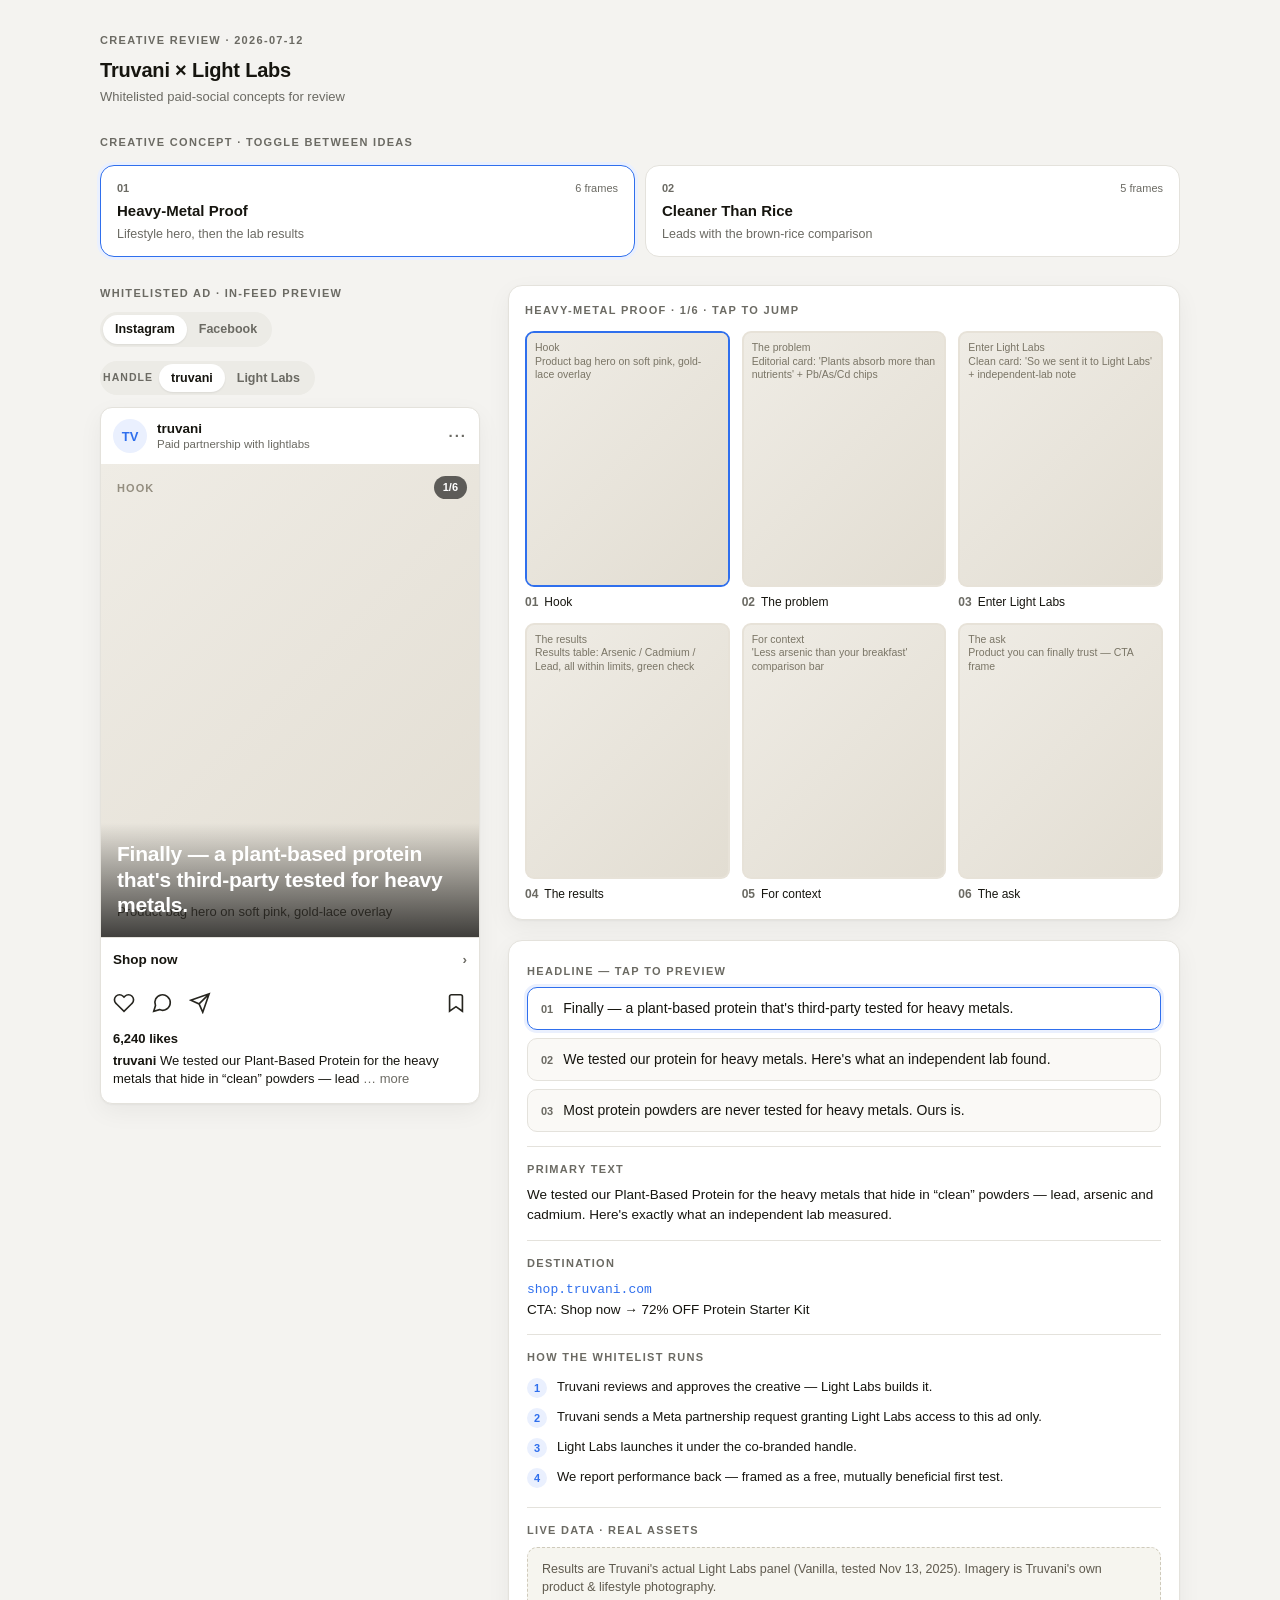
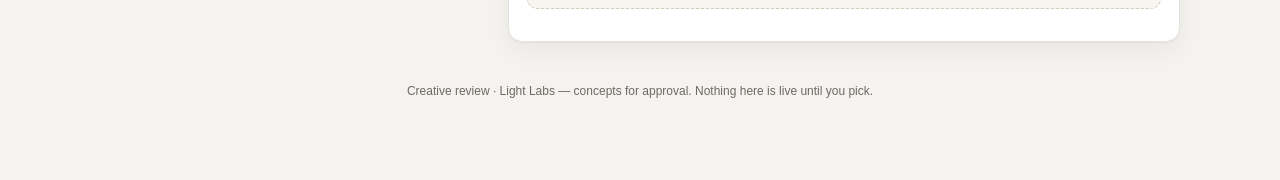
<file: .agents/skills/ad-creative/assets/creative-review-template.html>
<!DOCTYPE html>
<!--
  Creative Review Page — a shareable ad-creative approval artifact.

  HOW TO USE (agents): replace the JSON inside <script id="review-data"> below
  with the real project. Everything else renders from it. The file is
  self-contained — no build, no network, no dependencies. Open it in a browser,
  host it on any static host (Vercel/Netlify/GitHub Pages), or hand off the
  single .html file.

  THE DATA BLOCK IS JSON, NOT JAVASCRIPT:
    - double-quoted keys and strings, no comments, no trailing commas
    - it is inert data (parsed with JSON.parse), so a value can never execute
    - SECURITY: escape every literal "<" in your text values as < so a
      value like "</script>" can never break out of the tag. All values are
      also HTML-escaped again at render time.

  DATA SHAPE — see references/creative-review-page.md for the annotated spec.
  Images: each frame's "image" may be a URL, a relative path, or a data URI.
  If omitted (or the file is missing), a placeholder shows the frame label +
  the image prompt — use this for concepts not yet rendered to image.
-->
<html lang="en">
<head>
<meta charset="utf-8" />
<meta name="viewport" content="width=device-width, initial-scale=1" />
<title>Creative Review</title>
<style>
  :root {
    --bg: #f4f3f0; --card: #ffffff; --ink: #16150f; --muted: #6b6a63;
    --line: #e4e2dc; --accent: #2f6fed; --accent-soft: #eaf0fe;
    --radius: 14px; --shadow: 0 1px 2px rgba(0,0,0,.04), 0 8px 24px rgba(0,0,0,.05);
  }
  * { box-sizing: border-box; }
  body { margin: 0; background: var(--bg); color: var(--ink);
    font: 15px/1.5 -apple-system, BlinkMacSystemFont, "Segoe UI", Roboto, Helvetica, Arial, sans-serif;
    -webkit-font-smoothing: antialiased; }
  .wrap { max-width: 1120px; margin: 0 auto; padding: 32px 20px 80px; }
  .eyebrow { font-size: 11px; font-weight: 700; letter-spacing: .12em; text-transform: uppercase; color: var(--muted); }
  a { color: var(--accent); }

  header.project { margin-bottom: 28px; }
  header.project h1 { font-size: 20px; margin: 6px 0 2px; letter-spacing: -.01em; }
  header.project .sub { color: var(--muted); font-size: 13px; }

  .concepts { display: grid; grid-template-columns: repeat(auto-fit, minmax(210px, 1fr)); gap: 10px; margin: 14px 0 28px; }
  .concept { text-align: left; background: var(--card); border: 1.5px solid var(--line); border-radius: var(--radius);
    padding: 14px 16px; cursor: pointer; transition: border-color .12s, box-shadow .12s; font: inherit; color: inherit; }
  .concept:hover { border-color: #cfcdc6; }
  .concept[aria-selected="true"] { border-color: var(--accent); box-shadow: 0 0 0 3px var(--accent-soft); background: #fff; }
  .concept .row1 { display: flex; align-items: baseline; justify-content: space-between; gap: 8px; }
  .concept .num { font-size: 11px; font-weight: 700; color: var(--muted); }
  .concept .frames { font-size: 11px; color: var(--muted); }
  .concept .name { font-weight: 650; font-size: 15px; margin: 4px 0 3px; }
  .concept .tag { font-size: 12.5px; color: var(--muted); line-height: 1.35; }

  .grid { display: grid; grid-template-columns: minmax(0, 380px) minmax(0, 1fr); gap: 28px; align-items: start; }
  @media (max-width: 860px) { .grid { grid-template-columns: 1fr; } }
  .col-label { margin-bottom: 10px; }

  .toggles { display: flex; flex-wrap: wrap; gap: 14px; margin-bottom: 12px; }
  .seg { display: inline-flex; background: #ecebe6; border-radius: 999px; padding: 3px; }
  .seg button { border: 0; background: transparent; font: inherit; font-size: 12.5px; font-weight: 600; color: var(--muted);
    padding: 5px 12px; border-radius: 999px; cursor: pointer; }
  .seg button[aria-pressed="true"] { background: #fff; color: var(--ink); box-shadow: 0 1px 2px rgba(0,0,0,.08); }
  .seg .lbl { align-self: center; font-size: 10.5px; font-weight: 700; letter-spacing: .1em; text-transform: uppercase; color: var(--muted); margin-right: 6px; }

  .post { background: var(--card); border: 1px solid var(--line); border-radius: 12px; overflow: hidden; box-shadow: var(--shadow); }
  .post .top { display: flex; align-items: center; gap: 10px; padding: 11px 12px; }
  .post .avatar { width: 34px; height: 34px; border-radius: 50%; background: var(--accent-soft); color: var(--accent);
    display: grid; place-items: center; font-weight: 700; font-size: 13px; overflow: hidden; flex: none; }
  .post .avatar img { width: 100%; height: 100%; object-fit: cover; }
  .post .who { line-height: 1.2; }
  .post .who .name { font-weight: 650; font-size: 13.5px; }
  .post .who .partner { font-size: 11.5px; color: var(--muted); }
  .post .dots { margin-left: auto; color: var(--muted); font-weight: 700; letter-spacing: 2px; }
  .frame { position: relative; aspect-ratio: 4/5; background: #ded9d0; display: grid; }
  .frame img { width: 100%; height: 100%; object-fit: cover; grid-area: 1/1; z-index: 1; }
  .frame .ph { grid-area: 1/1; display: flex; flex-direction: column; justify-content: space-between; padding: 16px;
    background: linear-gradient(135deg,#efece5,#e2ddd2); }
  .frame .ph .plabel { font-size: 11px; font-weight: 700; letter-spacing: .1em; text-transform: uppercase; color: #948e80; }
  .frame .ph .pprompt { font-size: 13px; color: #5f5a4e; line-height: 1.4; }
  .frame .badge { position: absolute; top: 12px; left: 12px; z-index: 2; background: rgba(255,255,255,.92);
    font-size: 11.5px; font-weight: 600; padding: 5px 10px; border-radius: 999px; display: flex; align-items: center; gap: 5px; }
  .frame .counter { position: absolute; top: 12px; right: 12px; z-index: 2; background: rgba(0,0,0,.6); color: #fff; font-size: 11px;
    font-weight: 600; padding: 3px 9px; border-radius: 999px; }
  .frame .headline { position: absolute; left: 0; right: 0; bottom: 0; z-index: 2; padding: 18px 16px 20px; color: #fff;
    font-size: 21px; font-weight: 700; line-height: 1.2; letter-spacing: -.01em;
    background: linear-gradient(to top, rgba(0,0,0,.72), rgba(0,0,0,0)); }
  .frame .headline.light { color: var(--ink); background: linear-gradient(to top, rgba(255,255,255,.85), rgba(255,255,255,0)); }

  /* Instagram chrome */
  .ig-cta { display: flex; align-items: center; justify-content: space-between; padding: 12px; border-top: 1px solid var(--line);
    font-weight: 600; font-size: 13.5px; }
  .ig-cta .chev { color: var(--muted); }
  .ig-actions { display: flex; gap: 16px; padding: 10px 12px 2px; color: #26251f; }
  .ig-actions svg { width: 22px; height: 22px; }
  .ig-actions .save { margin-left: auto; }
  .likes { padding: 6px 12px 2px; font-weight: 650; font-size: 13px; }
  .caption { padding: 2px 12px 14px; font-size: 13px; line-height: 1.4; }
  .caption .h { font-weight: 650; }
  .caption .more { color: var(--muted); }

  /* Facebook chrome — link card below image + text actions */
  .fb-card { display: flex; align-items: center; gap: 12px; padding: 12px; background: #f3f4f6; border-top: 1px solid var(--line); }
  .fb-card .meta { min-width: 0; flex: 1; }
  .fb-card .dom { font-size: 11px; letter-spacing: .04em; text-transform: uppercase; color: var(--muted); }
  .fb-card .hl { font-size: 14px; font-weight: 650; line-height: 1.25; margin-top: 2px; overflow: hidden; }
  .fb-card .btn { flex: none; background: #e4e6eb; color: #050505; font-weight: 650; font-size: 12.5px; padding: 8px 14px; border-radius: 7px; }
  .fb-actions { display: flex; padding: 4px 12px; border-top: 1px solid var(--line); }
  .fb-actions span { flex: 1; text-align: center; padding: 8px 0; font-size: 13px; font-weight: 600; color: var(--muted); }

  .board { background: var(--card); border: 1px solid var(--line); border-radius: var(--radius); padding: 16px; box-shadow: var(--shadow); margin-bottom: 20px; }
  .board .frames-grid { display: grid; grid-template-columns: repeat(3, 1fr); gap: 12px; margin-top: 12px; }
  @media (max-width: 480px) { .board .frames-grid { grid-template-columns: repeat(2, 1fr); } }
  .thumb { border: 0; background: transparent; padding: 0; cursor: pointer; text-align: left; font: inherit; color: inherit; }
  .thumb .box { aspect-ratio: 4/5; border-radius: 9px; overflow: hidden; border: 2px solid transparent; background: #e7e2d8;
    display: grid; transition: border-color .12s; }
  .thumb[aria-current="true"] .box { border-color: var(--accent); }
  .thumb .box img { width: 100%; height: 100%; object-fit: cover; grid-area: 1/1; z-index: 1; }
  .thumb .box .mini { grid-area: 1/1; padding: 8px; font-size: 10.5px; color: #7a7566; line-height: 1.3;
    background: linear-gradient(135deg,#efece5,#e2ddd2); overflow: hidden; }
  .thumb .cap { margin-top: 6px; font-size: 12px; }
  .thumb .cap .n { color: var(--muted); font-weight: 700; margin-right: 6px; }

  .copy { background: var(--card); border: 1px solid var(--line); border-radius: var(--radius); padding: 18px; box-shadow: var(--shadow); }
  .copy .block { padding: 14px 0; border-top: 1px solid var(--line); }
  .copy .block:first-of-type { border-top: 0; padding-top: 4px; }
  .headline-opt { display: flex; gap: 10px; align-items: flex-start; width: 100%; text-align: left; font: inherit; color: inherit;
    background: #faf9f6; border: 1.5px solid var(--line); border-radius: 10px; padding: 11px 13px; cursor: pointer; margin-top: 8px; }
  .headline-opt[aria-pressed="true"] { border-color: var(--accent); background: #fff; box-shadow: 0 0 0 3px var(--accent-soft); }
  .headline-opt .n { font-size: 11px; font-weight: 700; color: var(--muted); margin-top: 2px; }
  .headline-opt .t { font-size: 14px; line-height: 1.35; }
  .kv { font-size: 13.5px; line-height: 1.5; }
  .kv .dest { color: var(--accent); font-family: ui-monospace, SFMono-Regular, Menlo, monospace; font-size: 13px; }
  .steps { margin: 8px 0 0; padding: 0; list-style: none; }
  .steps li { display: flex; gap: 10px; padding: 5px 0; font-size: 13px; line-height: 1.4; }
  .steps li .i { flex: none; width: 20px; height: 20px; border-radius: 50%; background: var(--accent-soft); color: var(--accent);
    display: grid; place-items: center; font-size: 11px; font-weight: 700; }
  .grounding { background: #f6f5ef; border: 1px dashed #cfcabb; border-radius: 10px; padding: 12px 14px; font-size: 12.5px; color: #5f5a4e; line-height: 1.45; margin-top: 8px; }
  .err { background: #fbeaea; border: 1px solid #e6b7b7; color: #8a2b2b; border-radius: 10px; padding: 14px 16px; font-size: 13px; }
  footer { margin-top: 40px; text-align: center; font-size: 12px; color: var(--muted); }
</style>
</head>
<body>

<!-- DATA — replace this JSON with your project (see the comment at the top of the file). -->
<script type="application/json" id="review-data">
{
  "project": {
    "brand": "Truvani",
    "agency": "Light Labs",
    "date": "2026-07-12",
    "note": "Whitelisted paid-social concepts for review"
  },
  "platforms": ["instagram", "facebook"],
  "concepts": [
    {
      "name": "Heavy-Metal Proof",
      "tagline": "Lifestyle hero, then the lab results",
      "handles": [
        { "name": "truvani", "partner": "Paid partnership with lightlabs", "initials": "TV" },
        { "name": "Light Labs", "partner": "Paid partnership with truvani", "initials": "LL" }
      ],
      "frames": [
        { "label": "Hook", "prompt": "Product bag hero on soft pink, gold-lace overlay", "headline": "Finally — a plant-based protein that's third-party tested for heavy metals.", "headlineTheme": "dark" },
        { "label": "The problem", "prompt": "Editorial card: 'Plants absorb more than nutrients' + Pb/As/Cd chips" },
        { "label": "Enter Light Labs", "prompt": "Clean card: 'So we sent it to Light Labs' + independent-lab note" },
        { "label": "The results", "prompt": "Results table: Arsenic / Cadmium / Lead, all within limits, green check" },
        { "label": "For context", "prompt": "'Less arsenic than your breakfast' comparison bar" },
        { "label": "The ask", "prompt": "Product you can finally trust — CTA frame", "headline": "Protein you can finally trust." }
      ],
      "headlines": [
        "Finally — a plant-based protein that's third-party tested for heavy metals.",
        "We tested our protein for heavy metals. Here's what an independent lab found.",
        "Most protein powders are never tested for heavy metals. Ours is."
      ],
      "primaryText": "We tested our Plant-Based Protein for the heavy metals that hide in “clean” powders — lead, arsenic and cadmium. Here's exactly what an independent lab measured.",
      "destination": { "url": "shop.truvani.com", "cta": "Shop now", "offer": "72% OFF Protein Starter Kit" },
      "rollout": {
        "title": "How the whitelist runs",
        "steps": [
          "Truvani reviews and approves the creative — Light Labs builds it.",
          "Truvani sends a Meta partnership request granting Light Labs access to this ad only.",
          "Light Labs launches it under the co-branded handle.",
          "We report performance back — framed as a free, mutually beneficial first test."
        ]
      },
      "grounding": "Results are Truvani's actual Light Labs panel (Vanilla, tested Nov 13, 2025). Imagery is Truvani's own product & lifestyle photography."
    },
    {
      "name": "Cleaner Than Rice",
      "tagline": "Leads with the brown-rice comparison",
      "frames": [
        { "label": "Hook", "prompt": "Split visual: brown rice vs protein scoop", "headline": "Your “clean” brown rice protein? Test it.", "headlineTheme": "dark" },
        { "label": "The claim", "prompt": "Stat card comparing arsenic levels" },
        { "label": "The proof", "prompt": "Light Labs results table" },
        { "label": "The context", "prompt": "What the numbers mean, plainly" },
        { "label": "The ask", "prompt": "Starter-kit offer frame", "headline": "Trust the label. Then trust the test." }
      ],
      "headlines": [
        "Your “clean” brown rice protein? Test it.",
        "Brown rice protein is often the worst offender for arsenic. We checked ours.",
        "“Plant-based” doesn't mean “clean.” We have the lab panel to prove ours is."
      ],
      "primaryText": "Brown-rice protein is one of the most common sources of dietary arsenic. So we sent ours to an independent lab. Here's the panel.",
      "destination": { "url": "shop.truvani.com", "cta": "Shop now", "offer": "72% OFF Protein Starter Kit" },
      "grounding": "Comparison figures are from Truvani's Light Labs panel and published dietary-arsenic ranges. No competitor is named."
    }
  ]
}
</script>

<div class="wrap">
  <header class="project" id="project"></header>
  <div class="eyebrow">Creative concept · toggle between ideas</div>
  <div class="concepts" id="concepts" role="tablist"></div>
  <div class="grid">
    <section>
      <div class="eyebrow col-label" id="preview-label">In-feed preview</div>
      <div class="toggles" id="toggles"></div>
      <div class="post" id="post"></div>
    </section>
    <section>
      <div class="board">
        <div class="eyebrow" id="board-label">Storyboard · tap to jump</div>
        <div class="frames-grid" id="frames-grid"></div>
      </div>
      <div class="copy" id="copy"></div>
    </section>
  </div>
  <footer id="footer"></footer>
</div>

<script>
/* ============================================================================
   RENDER — generic; no need to edit when swapping the DATA JSON above.
   ========================================================================== */
const esc = (s) => String(s == null ? "" : s).replace(/[&<>"']/g, c => (
  { "&": "&amp;", "<": "&lt;", ">": "&gt;", '"': "&quot;", "'": "&#39;" }[c]));
const PLATFORMS = { instagram: "Instagram", facebook: "Facebook" };

let DATA;
try {
  DATA = JSON.parse(document.getElementById("review-data").textContent);
} catch (e) {
  document.querySelector(".wrap").innerHTML =
    '<div class="err"><b>Couldn\'t read the review data.</b><br/>The <code>#review-data</code> block must be valid JSON — double-quoted keys and strings, no comments, no trailing commas. Parser said: ' + esc(e.message) + '</div>';
  throw e;
}

const state = { concept: 0, frame: 0, platform: null, handle: 0, headline: 0 };
const concept = () => DATA.concepts[state.concept];

// platforms restricted to the ones we can render; default to first valid
const platformList = () => (DATA.platforms || ["instagram"]).filter(p => PLATFORMS[p]);
state.platform = platformList()[0] || "instagram";

const heart = '<svg viewBox="0 0 24 24" fill="none" stroke="currentColor" stroke-width="1.8"><path d="M20.8 4.6a5.5 5.5 0 0 0-7.8 0L12 5.6l-1-1a5.5 5.5 0 1 0-7.8 7.8l1 1L12 21l7.8-7.6 1-1a5.5 5.5 0 0 0 0-7.8z"/></svg>';
const comment = '<svg viewBox="0 0 24 24" fill="none" stroke="currentColor" stroke-width="1.8"><path d="M21 11.5a8.4 8.4 0 0 1-11.8 7.7L3 21l1.9-6.2A8.4 8.4 0 1 1 21 11.5z"/></svg>';
const share = '<svg viewBox="0 0 24 24" fill="none" stroke="currentColor" stroke-width="1.8"><path d="M22 2 11 13M22 2l-7 20-4-9-9-4 20-7z"/></svg>';
const bookmark = '<svg viewBox="0 0 24 24" fill="none" stroke="currentColor" stroke-width="1.8"><path d="M19 21l-7-5-7 5V5a2 2 0 0 1 2-2h10a2 2 0 0 1 2 2z"/></svg>';

function renderProject() {
  const p = DATA.project || {};
  const line = [p.brand, p.agency && `× ${p.agency}`].filter(Boolean).join(" ");
  document.getElementById("project").innerHTML =
    `<div class="eyebrow">Creative review${p.date ? " · " + esc(p.date) : ""}</div>
     <h1>${esc(line || "Ad creative")}</h1>${p.note ? `<div class="sub">${esc(p.note)}</div>` : ""}`;
  document.getElementById("footer").innerHTML =
    `Creative review${p.agency ? " · " + esc(p.agency) : ""} — concepts for approval. Nothing here is live until you pick.`;
}

function renderConcepts() {
  document.getElementById("concepts").innerHTML = DATA.concepts.map((c, i) => `
    <button class="concept" role="tab" aria-selected="${i === state.concept}" data-i="${i}">
      <div class="row1"><span class="num">${String(i + 1).padStart(2, "0")}</span>
        <span class="frames">${c.frames.length} frame${c.frames.length === 1 ? "" : "s"}</span></div>
      <div class="name">${esc(c.name)}</div>
      <div class="tag">${esc(c.tagline || "")}</div>
    </button>`).join("");
  document.querySelectorAll(".concept").forEach(b =>
    b.onclick = () => { state.concept = +b.dataset.i; state.frame = 0; state.handle = 0; state.headline = 0; renderAll(); });
}

function handles() {
  return concept().handles || [{
    name: DATA.project?.brand || "brand",
    partner: DATA.project?.agency ? "Paid partnership with " + DATA.project.agency.toLowerCase() : "Sponsored",
    initials: (DATA.project?.brand || "AD").slice(0, 2).toUpperCase()
  }];
}

function renderToggles() {
  const plats = platformList(), hs = handles();
  let html = "";
  if (plats.length > 1) {
    html += `<div class="seg" role="group">${plats.map(p =>
      `<button data-plat="${esc(p)}" aria-pressed="${p === state.platform}">${esc(PLATFORMS[p])}</button>`).join("")}</div>`;
  }
  if (hs.length > 1) {
    html += `<div class="seg" role="group"><span class="lbl">Handle</span>${hs.map((h, i) =>
      `<button data-handle="${i}" aria-pressed="${i === state.handle}">${esc(h.name)}</button>`).join("")}</div>`;
  }
  const el = document.getElementById("toggles");
  el.innerHTML = html;
  el.querySelectorAll("[data-plat]").forEach(b => b.onclick = () => { state.platform = b.dataset.plat; renderToggles(); renderPost(); });
  el.querySelectorAll("[data-handle]").forEach(b => b.onclick = () => { state.handle = +b.dataset.handle; renderToggles(); renderPost(); });
  document.getElementById("preview-label").textContent = (hs.length > 1 ? "Whitelisted ad · " : "") + "In-feed preview";
}

// placeholder underneath + image on top; a missing/broken image removes itself → placeholder shows
function frameVisual(f, phCls) {
  const ph = `<div class="${phCls}"><div class="plabel">${esc(f.label)}</div><div class="pprompt">${esc(f.prompt || "")}</div></div>`;
  const img = f.image ? `<img src="${esc(f.image)}" alt="${esc(f.label)}" onerror="this.remove()" />` : "";
  return ph + img;
}

function frameHTML(c, f) {
  const total = c.frames.length;
  const headlineText = state.frame === 0 ? (c.headlines?.[state.headline] || f.headline || "") : (f.headline || "");
  const theme = f.headlineTheme === "light" ? " light" : "";
  return `<div class="frame">
      ${frameVisual(f, "ph")}
      <span class="counter">${state.frame + 1}/${total}</span>
      ${headlineText ? `<div class="headline${theme}">${esc(headlineText)}</div>` : ""}
    </div>`;
}

function renderPost() {
  const c = concept(), f = c.frames[state.frame], h = handles()[state.handle] || handles()[0];
  const dest = c.destination || {};
  const top = `<div class="top">
      <div class="avatar">${h.initials ? esc(h.initials) : ""}</div>
      <div class="who"><div class="name">${esc(h.name)}</div><div class="partner">${esc(h.partner || "Sponsored")}</div></div>
      <div class="dots">···</div>
    </div>`;

  let chrome;
  if (state.platform === "facebook") {
    const domain = dest.url ? esc(dest.url) : "";
    const hl = c.headlines?.[state.headline] || f.headline || dest.offer || "";
    chrome = `<div class="fb-card">
        <div class="meta"><div class="dom">${domain}</div><div class="hl">${esc(hl)}</div></div>
        ${dest.cta ? `<div class="btn">${esc(dest.cta)}</div>` : ""}
      </div>
      <div class="fb-actions"><span>Like</span><span>Comment</span><span>Share</span></div>`;
  } else {
    chrome = `<div class="ig-cta"><span>${esc(dest.cta || "Learn more")}</span><span class="chev">›</span></div>
      <div class="ig-actions">${heart}${comment}${share}<span class="save">${bookmark}</span></div>
      <div class="likes">6,240 likes</div>
      <div class="caption"><span class="h">${esc(h.name)}</span> ${esc((c.primaryText || "").slice(0, 90))}<span class="more"> … more</span></div>`;
  }

  document.getElementById("post").innerHTML = top + frameHTML(c, f) + chrome;
  document.getElementById("board-label").textContent = `${c.name} · ${state.frame + 1}/${c.frames.length} · tap to jump`;
}

function renderBoard() {
  const c = concept();
  document.getElementById("frames-grid").innerHTML = c.frames.map((f, i) => `
    <button class="thumb" aria-current="${i === state.frame}" data-i="${i}">
      <div class="box">${frameVisual(f, "mini")}</div>
      <div class="cap"><span class="n">${String(i + 1).padStart(2, "0")}</span>${esc(f.label)}</div>
    </button>`).join("");
  document.querySelectorAll(".thumb").forEach(b =>
    b.onclick = () => { state.frame = +b.dataset.i; renderPost(); renderBoard(); });
}

function renderCopy() {
  const c = concept(), dest = c.destination || {};
  let html = "";
  if (c.headlines?.length) {
    html += `<div class="block"><div class="eyebrow">Headline — tap to preview</div>${c.headlines.map((h, i) =>
      `<button class="headline-opt" aria-pressed="${i === state.headline}" data-i="${i}">
        <span class="n">${String(i + 1).padStart(2, "0")}</span><span class="t">${esc(h)}</span></button>`).join("")}</div>`;
  }
  if (c.primaryText) html += `<div class="block"><div class="eyebrow">Primary text</div><div class="kv" style="margin-top:8px">${esc(c.primaryText)}</div></div>`;
  if (dest.url || dest.cta) {
    html += `<div class="block"><div class="eyebrow">Destination</div><div class="kv" style="margin-top:8px">
      ${dest.url ? `<span class="dest">${esc(dest.url)}</span><br/>` : ""}
      ${dest.cta ? `CTA: ${esc(dest.cta)}` : ""}${dest.offer ? ` → ${esc(dest.offer)}` : ""}</div></div>`;
  }
  if (c.rollout?.steps?.length) {
    html += `<div class="block"><div class="eyebrow">${esc(c.rollout.title || "How it runs")}</div>
      <ol class="steps">${c.rollout.steps.map((s, i) => `<li><span class="i">${i + 1}</span><span>${esc(s)}</span></li>`).join("")}</ol></div>`;
  }
  if (c.grounding) html += `<div class="block"><div class="eyebrow">Live data · real assets</div><div class="grounding">${esc(c.grounding)}</div></div>`;
  const el = document.getElementById("copy");
  el.innerHTML = html;
  el.querySelectorAll(".headline-opt").forEach(b =>
    b.onclick = () => { state.headline = +b.dataset.i; state.frame = 0; renderPost(); renderBoard(); renderCopy(); });
}

function renderAll() { renderConcepts(); renderToggles(); renderPost(); renderBoard(); renderCopy(); }
renderProject();
renderAll();
</script>
</body>
</html>
</file>
<file: styles.css>
/* --------------------------------------------------
   LocalPulse AI — Premium Modern Design System (CSS)
   Typography: Montserrat Light/Regular (All Caps Headings) + Plus Jakarta Sans (Body)
   -------------------------------------------------- */

:root {
  --bg-dark: #070a12;
  --bg-card: rgba(15, 21, 35, 0.72);
  --bg-card-hover: rgba(24, 33, 54, 0.88);
  --border-color: rgba(255, 255, 255, 0.08);
  --border-glow: rgba(99, 102, 241, 0.4);

  --primary: #6366f1;
  --primary-glow: #818cf8;
  --accent-cyan: #06b6d4;
  --accent-emerald: #10b981;
  --accent-amber: #f59e0b;
  --accent-rose: #f43f5e;

  --text-main: #f8fafc;
  --text-muted: #94a3b8;
  --text-dim: #64748b;

  --font-headings: 'Montserrat', sans-serif;
  --font-body: 'Plus Jakarta Sans', -apple-system, BlinkMacSystemFont, sans-serif;

  --radius-sm: 8px;
  --radius-md: 14px;
  --radius-lg: 20px;
  --radius-xl: 28px;
  --radius-full: 9999px;

  --shadow-sm: 0 4px 12px rgba(0, 0, 0, 0.3);
  --shadow-lg: 0 20px 40px -15px rgba(0, 0, 0, 0.6);
  --shadow-glow: 0 0 40px rgba(99, 102, 241, 0.25);
  --transition-smooth: all 0.25s cubic-bezier(0.16, 1, 0.3, 1);
}

* {
  margin: 0;
  padding: 0;
  box-sizing: border-box;
}

html {
  scroll-behavior: smooth;
  font-family: var(--font-body);
  background-color: var(--bg-dark);
  color: var(--text-main);
  line-height: 1.6;
}

body {
  overflow-x: hidden;
  position: relative;
  min-height: 100vh;
}

/* Background Atmospheric Glows */
.bg-glow {
  position: absolute;
  width: 650px;
  height: 650px;
  border-radius: 50%;
  filter: blur(140px);
  pointer-events: none;
  z-index: 0;
  opacity: 0.26;
}

.bg-glow-1 {
  top: -100px;
  left: 50%;
  transform: translateX(-50%);
  background: radial-gradient(circle, #6366f1 0%, rgba(99,102,241,0) 70%);
}

.bg-glow-2 {
  top: 900px;
  left: -150px;
  background: radial-gradient(circle, #06b6d4 0%, rgba(6,182,212,0) 70%);
}

.bg-glow-3 {
  top: 2200px;
  right: -150px;
  background: radial-gradient(circle, #8b5cf6 0%, rgba(139,92,246,0) 70%);
}

.container {
  width: 100%;
  max-width: 1200px;
  margin: 0 auto;
  padding: 0 24px;
  position: relative;
  z-index: 1;
}

/* Typography: Montserrat Light / Regular in ALL CAPS for Headings */
h1, h2, h3, h4, .brand-name, .section-tag, .badge-pill, .btn, .addon-name, .proof-val {
  font-family: var(--font-headings);
  text-transform: uppercase;
}

h1 {
  font-weight: 300;
  letter-spacing: 2px;
  line-height: 1.25;
}

h2 {
  font-weight: 300;
  letter-spacing: 1.8px;
  line-height: 1.3;
}

h3 {
  font-weight: 400;
  letter-spacing: 1.4px;
  line-height: 1.35;
}

h4 {
  font-weight: 400;
  letter-spacing: 1.2px;
  line-height: 1.4;
}

.gradient-text {
  font-weight: 400;
  background: linear-gradient(135deg, #ffffff 0%, #c7d2fe 50%, #38bdf8 100%);
  -webkit-background-clip: text;
  -webkit-text-fill-color: transparent;
}

.badge-pill {
  display: inline-flex;
  align-items: center;
  gap: 8px;
  padding: 6px 16px;
  border-radius: var(--radius-full);
  background: rgba(99, 102, 241, 0.12);
  border: 1px solid rgba(99, 102, 241, 0.3);
  font-size: 0.8rem;
  font-weight: 500;
  letter-spacing: 1.2px;
  color: #c7d2fe;
}

.badge-dot {
  width: 8px;
  height: 8px;
  border-radius: 50%;
  background-color: var(--accent-emerald);
  box-shadow: 0 0 10px var(--accent-emerald);
}

/* Buttons */
.btn {
  display: inline-flex;
  align-items: center;
  justify-content: center;
  gap: 10px;
  font-weight: 500;
  letter-spacing: 1.2px;
  border-radius: var(--radius-md);
  text-decoration: none;
  cursor: pointer;
  border: 1px solid transparent;
  transition: var(--transition-smooth);
}

.btn-primary {
  background: linear-gradient(135deg, #6366f1 0%, #4f46e5 100%);
  color: #ffffff;
  box-shadow: 0 4px 20px rgba(99, 102, 241, 0.35);
}

.btn-primary:hover {
  transform: translateY(-2px);
  box-shadow: 0 8px 25px rgba(99, 102, 241, 0.5);
  background: linear-gradient(135deg, #7174f7 0%, #5b54ea 100%);
}

.btn-secondary {
  background: rgba(255, 255, 255, 0.05);
  border-color: var(--border-color);
  color: #e2e8f0;
  backdrop-filter: blur(10px);
}

.btn-secondary:hover {
  background: rgba(255, 255, 255, 0.1);
  border-color: rgba(255, 255, 255, 0.2);
  color: #ffffff;
}

.btn-sm {
  padding: 8px 16px;
  font-size: 0.8rem;
}

.btn-lg {
  padding: 14px 28px;
  font-size: 0.95rem;
}

.btn-block {
  width: 100%;
}

.pulse-glow {
  animation: pulse-border 2.5s infinite;
}

@keyframes pulse-border {
  0% { box-shadow: 0 0 0 0 rgba(99, 102, 241, 0.4); }
  70% { box-shadow: 0 0 0 14px rgba(99, 102, 241, 0); }
  100% { box-shadow: 0 0 0 0 rgba(99, 102, 241, 0); }
}

/* Navbar */
.navbar {
  position: sticky;
  top: 0;
  width: 100%;
  background: rgba(7, 10, 18, 0.82);
  backdrop-filter: blur(16px);
  border-bottom: 1px solid var(--border-color);
  z-index: 100;
  padding: 16px 0;
}

.nav-container {
  display: flex;
  align-items: center;
  justify-content: space-between;
}

.brand-logo {
  display: flex;
  align-items: center;
  gap: 10px;
  text-decoration: none;
  color: #ffffff;
}

.logo-icon {
  width: 36px;
  height: 36px;
  background: linear-gradient(135deg, #6366f1, #06b6d4);
  border-radius: 10px;
  display: flex;
  align-items: center;
  justify-content: center;
  color: white;
}

.brand-name {
  font-size: 1.15rem;
  font-weight: 500;
  letter-spacing: 1.5px;
}

.brand-highlight {
  color: var(--accent-cyan);
}

.nav-links {
  display: flex;
  gap: 28px;
}

.nav-links a {
  color: var(--text-muted);
  text-decoration: none;
  font-size: 0.88rem;
  font-weight: 500;
  letter-spacing: 0.8px;
  text-transform: uppercase;
  transition: var(--transition-smooth);
}

.nav-links a:hover {
  color: #ffffff;
}

.nav-cta {
  display: flex;
  align-items: center;
  gap: 12px;
}

/* Hero Section */
.hero-section {
  padding: 80px 0 60px;
  text-align: center;
}

.hero-content {
  display: flex;
  flex-direction: column;
  align-items: center;
}

.hero-badge {
  margin-bottom: 24px;
}

.hero-title {
  font-size: clamp(2.3rem, 4.5vw, 3.8rem);
  margin-bottom: 20px;
}

.hero-subtitle {
  font-size: 1.15rem;
  font-weight: 400;
  color: var(--text-muted);
  max-width: 760px;
  margin-bottom: 36px;
  line-height: 1.7;
}

.hero-actions {
  display: flex;
  gap: 16px;
  margin-bottom: 56px;
  flex-wrap: wrap;
  justify-content: center;
}

.hero-proof {
  display: flex;
  align-items: center;
  justify-content: center;
  gap: 28px;
  background: var(--bg-card);
  border: 1px solid var(--border-color);
  padding: 18px 36px;
  border-radius: var(--radius-xl);
  backdrop-filter: blur(12px);
  flex-wrap: wrap;
}

.proof-item {
  display: flex;
  flex-direction: column;
  align-items: center;
}

.proof-val {
  font-size: 1.05rem;
  font-weight: 500;
  letter-spacing: 1px;
  color: #ffffff;
}

.proof-lbl {
  font-size: 0.78rem;
  color: var(--text-muted);
}

.proof-divider {
  width: 1px;
  height: 30px;
  background-color: var(--border-color);
}

/* Section Shared Styles */
.section {
  padding: 90px 0;
}

.section-header {
  text-align: center;
  max-width: 720px;
  margin: 0 auto 50px;
}

.section-tag {
  display: inline-block;
  font-size: 0.8rem;
  font-weight: 600;
  letter-spacing: 2px;
  color: var(--accent-cyan);
  margin-bottom: 12px;
}

.section-title {
  font-size: clamp(1.8rem, 3.2vw, 2.5rem);
  margin-bottom: 16px;
}

.section-desc {
  font-size: 1.05rem;
  color: var(--text-muted);
}

/* Industry Showcase */
.industry-tabs {
  display: flex;
  justify-content: center;
  gap: 10px;
  flex-wrap: wrap;
  margin-bottom: 36px;
}

.ind-tab {
  display: flex;
  align-items: center;
  gap: 8px;
  padding: 10px 18px;
  background: var(--bg-card);
  border: 1px solid var(--border-color);
  color: var(--text-muted);
  border-radius: var(--radius-full);
  font-family: var(--font-headings);
  font-size: 0.82rem;
  font-weight: 500;
  letter-spacing: 1px;
  text-transform: uppercase;
  cursor: pointer;
  transition: var(--transition-smooth);
}

.ind-tab:hover {
  background: rgba(255, 255, 255, 0.1);
  color: #ffffff;
}

.ind-tab.active {
  background: rgba(99, 102, 241, 0.18);
  border-color: var(--primary);
  color: #ffffff;
  box-shadow: 0 0 20px rgba(99, 102, 241, 0.3);
}

/* Mockup Display Box */
.mockup-display {
  background: #0d121f;
  border: 1px solid rgba(255, 255, 255, 0.12);
  border-radius: var(--radius-xl);
  overflow: hidden;
  box-shadow: var(--shadow-lg), var(--shadow-glow);
}

.mockup-header {
  background: #131929;
  padding: 12px 20px;
  display: flex;
  align-items: center;
  justify-content: space-between;
  border-bottom: 1px solid var(--border-color);
}

.mockup-dots {
  display: flex;
  gap: 6px;
}

.dot {
  width: 10px;
  height: 10px;
  border-radius: 50%;
}
.dot-red { background-color: #ef4444; }
.dot-yellow { background-color: #f59e0b; }
.dot-green { background-color: #10b981; }

.mockup-url {
  background: rgba(0, 0, 0, 0.4);
  padding: 4px 18px;
  border-radius: var(--radius-full);
  font-size: 0.82rem;
  color: var(--text-muted);
  font-family: monospace;
}

.mockup-status {
  display: flex;
  align-items: center;
  gap: 6px;
  font-family: var(--font-headings);
  font-size: 0.75rem;
  font-weight: 500;
  letter-spacing: 1px;
  color: var(--accent-emerald);
}

.status-live {
  width: 7px;
  height: 7px;
  background-color: var(--accent-emerald);
  border-radius: 50%;
  box-shadow: 0 0 8px var(--accent-emerald);
}

.mockup-body {
  display: grid;
  grid-template-columns: 1.2fr 1fr;
  gap: 30px;
  padding: 40px;
  align-items: center;
}

.mockup-hero-preview {
  display: flex;
  flex-direction: column;
  gap: 16px;
}

.preview-badge {
  display: inline-block;
  align-self: flex-start;
  background: rgba(6, 182, 212, 0.15);
  color: #38bdf8;
  font-size: 0.8rem;
  font-weight: 600;
  padding: 4px 12px;
  border-radius: var(--radius-sm);
  border: 1px solid rgba(6, 182, 212, 0.3);
}

.preview-title {
  font-size: 1.6rem;
  line-height: 1.3;
}

.preview-text {
  color: var(--text-muted);
  font-size: 0.95rem;
}

.preview-ctas {
  display: flex;
  gap: 12px;
  margin-top: 4px;
  flex-wrap: wrap;
}

/* Avatar Card inside Mockup */
.avatar-interactive-card {
  display: flex;
  align-items: center;
  gap: 14px;
  background: rgba(99, 102, 241, 0.1);
  border: 1px solid rgba(99, 102, 241, 0.3);
  padding: 12px 16px;
  border-radius: var(--radius-md);
  margin-top: 10px;
}

.avatar-video-circle {
  width: 52px;
  height: 52px;
  border-radius: 50%;
  background: linear-gradient(135deg, #6366f1, #06b6d4);
  position: relative;
  display: flex;
  align-items: center;
  justify-content: center;
  flex-shrink: 0;
}

.avatar-live-pulse {
  position: absolute;
  top: -2px;
  right: -2px;
  width: 12px;
  height: 12px;
  border-radius: 50%;
  background: #ef4444;
  border: 2px solid #0d121f;
  box-shadow: 0 0 8px #ef4444;
}

.avatar-graphic {
  font-size: 24px;
}

.avatar-text-box {
  display: flex;
  flex-direction: column;
  gap: 4px;
}

.avatar-badge-tag {
  font-family: var(--font-headings);
  font-size: 0.72rem;
  font-weight: 600;
  color: #f43f5e;
  letter-spacing: 1px;
}

.avatar-dialogue {
  font-size: 0.84rem;
  color: #e2e8f0;
  font-style: italic;
}

/* AI Widget Preview */
.ai-widget-preview {
  background: #141c2e;
  border: 1px solid var(--border-color);
  border-radius: var(--radius-lg);
  padding: 18px;
  box-shadow: var(--shadow-sm);
}

.widget-header {
  display: flex;
  align-items: center;
  gap: 10px;
  padding-bottom: 12px;
  border-bottom: 1px solid var(--border-color);
  margin-bottom: 14px;
}

.widget-avatar {
  width: 32px;
  height: 32px;
  background: linear-gradient(135deg, #6366f1, #06b6d4);
  border-radius: 50%;
  display: flex;
  align-items: center;
  justify-content: center;
  font-size: 16px;
}

.widget-info {
  display: flex;
  flex-direction: column;
}

.widget-name {
  font-family: var(--font-headings);
  font-size: 0.85rem;
  font-weight: 500;
  letter-spacing: 0.8px;
  color: #ffffff;
}

.widget-sub {
  font-size: 0.72rem;
  color: var(--accent-emerald);
}

.widget-messages {
  display: flex;
  flex-direction: column;
  gap: 10px;
  margin-bottom: 14px;
}

.msg {
  padding: 10px 14px;
  border-radius: 12px;
  font-size: 0.85rem;
  line-height: 1.4;
  max-width: 88%;
}

.msg-ai {
  background: rgba(255, 255, 255, 0.07);
  color: #f1f5f9;
  align-self: flex-start;
  border-bottom-left-radius: 2px;
}

.msg-user {
  background: #6366f1;
  color: #ffffff;
  align-self: flex-end;
  border-bottom-right-radius: 2px;
}

.widget-input-sim {
  display: flex;
  gap: 8px;
}

.widget-input-sim input {
  flex: 1;
  background: rgba(0, 0, 0, 0.3);
  border: 1px solid var(--border-color);
  border-radius: var(--radius-sm);
  padding: 8px 12px;
  color: var(--text-muted);
  font-size: 0.8rem;
}

.widget-send-btn {
  background: #6366f1;
  color: white;
  border: none;
  border-radius: var(--radius-sm);
  padding: 0 12px;
  cursor: pointer;
}

.mockup-features-strip {
  background: #111728;
  border-top: 1px solid var(--border-color);
  padding: 16px 30px;
  display: grid;
  grid-template-columns: repeat(4, 1fr);
  gap: 16px;
}

.strip-item {
  display: flex;
  align-items: center;
  gap: 8px;
}

.strip-icon {
  font-size: 1.1rem;
}

.strip-txt {
  font-size: 0.85rem;
  font-weight: 500;
  color: #cbd5e1;
}

/* Features Grid */
.features-grid {
  display: grid;
  grid-template-columns: repeat(auto-fit, minmax(340px, 1fr));
  gap: 24px;
}

.feature-card {
  background: var(--bg-card);
  border: 1px solid var(--border-color);
  border-radius: var(--radius-lg);
  padding: 30px;
  transition: var(--transition-smooth);
  position: relative;
  display: flex;
  flex-direction: column;
}

.highlight-card {
  border-color: rgba(99, 102, 241, 0.3);
  background: linear-gradient(180deg, rgba(99, 102, 241, 0.08) 0%, rgba(15, 21, 35, 0.75) 100%);
}

.feature-card:hover {
  background: var(--bg-card-hover);
  border-color: var(--border-glow);
  transform: translateY(-4px);
  box-shadow: 0 15px 30px rgba(0, 0, 0, 0.4);
}

.feature-icon-box {
  width: 48px;
  height: 48px;
  border-radius: 12px;
  background: rgba(99, 102, 241, 0.12);
  border: 1px solid rgba(99, 102, 241, 0.25);
  display: flex;
  align-items: center;
  justify-content: center;
  color: var(--primary-glow);
  margin-bottom: 18px;
}

.feature-badge {
  position: absolute;
  top: 24px;
  right: 24px;
  background: rgba(16, 185, 129, 0.15);
  color: var(--accent-emerald);
  border: 1px solid rgba(16, 185, 129, 0.3);
  font-family: var(--font-headings);
  font-size: 0.72rem;
  font-weight: 500;
  letter-spacing: 0.8px;
  padding: 4px 10px;
  border-radius: var(--radius-full);
}

.premium-badge {
  background: rgba(245, 158, 11, 0.15);
  color: var(--accent-amber);
  border-color: rgba(245, 158, 11, 0.35);
}

.feature-name {
  font-size: 1.15rem;
  margin-bottom: 12px;
}

.feature-desc {
  color: var(--text-muted);
  font-size: 0.92rem;
  margin-bottom: 20px;
  flex-grow: 1;
}

.feature-bullets {
  list-style: none;
  display: flex;
  flex-direction: column;
  gap: 8px;
}

.feature-bullets li {
  font-size: 0.85rem;
  color: #cbd5e1;
  display: flex;
  align-items: center;
  gap: 8px;
}

.feature-bullets li::before {
  content: "✓";
  color: var(--accent-cyan);
  font-weight: bold;
}

/* Calculator Section */
.calc-wrapper {
  display: grid;
  grid-template-columns: 1.3fr 1fr;
  gap: 32px;
  align-items: start;
}

.base-plan-card {
  background: linear-gradient(135deg, rgba(99, 102, 241, 0.15) 0%, rgba(6, 182, 212, 0.08) 100%);
  border: 1px solid rgba(99, 102, 241, 0.4);
  border-radius: var(--radius-lg);
  padding: 24px;
  margin-bottom: 28px;
}

.base-header {
  display: flex;
  justify-content: space-between;
  align-items: center;
  margin-bottom: 12px;
}

.base-badge {
  background: var(--primary);
  color: white;
  font-size: 0.72rem;
  font-weight: 600;
  letter-spacing: 1px;
  padding: 4px 10px;
  border-radius: var(--radius-full);
}

.base-pricing {
  display: flex;
  align-items: baseline;
  gap: 4px;
}

.price-amount {
  font-family: var(--font-headings);
  font-size: 1.7rem;
  font-weight: 500;
  color: #ffffff;
}

.price-cycle {
  color: var(--text-muted);
  font-size: 0.9rem;
}

.base-title {
  font-size: 1.15rem;
  margin-bottom: 8px;
}

.base-desc {
  color: #cbd5e1;
  font-size: 0.92rem;
  margin-bottom: 14px;
}

.base-note {
  font-size: 0.82rem;
  color: #c7d2fe;
  background: rgba(0, 0, 0, 0.25);
  padding: 8px 12px;
  border-radius: var(--radius-sm);
}

.addons-heading {
  font-size: 1.05rem;
  margin-bottom: 16px;
  color: #ffffff;
}

.addon-list {
  display: flex;
  flex-direction: column;
  gap: 12px;
}

.addon-item {
  display: flex;
  align-items: flex-start;
  gap: 14px;
  background: var(--bg-card);
  border: 1px solid var(--border-color);
  padding: 16px;
  border-radius: var(--radius-md);
  cursor: pointer;
  transition: var(--transition-smooth);
}

.highlight-addon {
  border-color: rgba(99, 102, 241, 0.25);
}

.addon-item:hover {
  background: var(--bg-card-hover);
  border-color: rgba(99, 102, 241, 0.4);
}

.addon-checkbox {
  width: 20px;
  height: 20px;
  margin-top: 3px;
  accent-color: var(--primary);
  cursor: pointer;
}

.addon-info {
  flex: 1;
}

.addon-top {
  display: flex;
  justify-content: space-between;
  align-items: center;
  margin-bottom: 4px;
}

.addon-name {
  font-size: 0.88rem;
  font-weight: 500;
  letter-spacing: 0.8px;
  color: #ffffff;
}

.addon-cost {
  color: var(--accent-emerald);
  font-family: var(--font-headings);
  font-weight: 500;
  font-size: 0.85rem;
}

.addon-sub {
  color: var(--text-muted);
  font-size: 0.84rem;
}

/* Calculator Summary Card */
.calc-summary-card {
  background: #0f1526;
  border: 1px solid rgba(255, 255, 255, 0.12);
  border-radius: var(--radius-xl);
  padding: 32px;
  position: sticky;
  top: 100px;
  box-shadow: var(--shadow-lg);
}

.summary-top {
  text-align: center;
  padding-bottom: 20px;
  border-bottom: 1px solid var(--border-color);
  margin-bottom: 20px;
}

.summary-label {
  font-size: 0.8rem;
  color: var(--text-muted);
  font-weight: 500;
  letter-spacing: 1.5px;
}

.summary-monthly {
  display: flex;
  align-items: baseline;
  justify-content: center;
  gap: 4px;
  margin: 10px 0;
}

.summary-currency {
  font-size: 1.8rem;
  font-weight: 400;
  color: #ffffff;
}

.summary-val {
  font-family: var(--font-headings);
  font-size: 3rem;
  font-weight: 400;
  color: #ffffff;
  line-height: 1;
}

.summary-period {
  font-size: 1.1rem;
  color: var(--text-muted);
}

.summary-m1 {
  font-size: 0.85rem;
  color: #c7d2fe;
  background: rgba(99, 102, 241, 0.15);
  padding: 6px 12px;
  border-radius: var(--radius-full);
  display: inline-block;
}

.summary-breakdown {
  display: flex;
  flex-direction: column;
  gap: 8px;
  margin-bottom: 20px;
}

.breakdown-row {
  display: flex;
  justify-content: space-between;
  font-size: 0.86rem;
  color: var(--text-muted);
  padding: 4px 0;
}

.breakdown-row strong {
  color: #ffffff;
}

.roi-estimate-box {
  background: rgba(16, 185, 129, 0.08);
  border: 1px solid rgba(16, 185, 129, 0.25);
  border-radius: var(--radius-md);
  padding: 16px;
  margin-bottom: 24px;
}

.roi-header {
  display: flex;
  align-items: center;
  gap: 8px;
  font-weight: 500;
  font-size: 0.85rem;
  letter-spacing: 1px;
  color: #34d399;
  margin-bottom: 8px;
}

.roi-text {
  font-size: 0.82rem;
  color: #cbd5e1;
  line-height: 1.4;
  margin-bottom: 10px;
}

.roi-stat {
  display: flex;
  justify-content: space-between;
  font-size: 0.85rem;
  font-weight: 500;
}

.roi-stat-val {
  color: var(--accent-emerald);
  font-weight: 600;
}

.guarantee-badge {
  display: flex;
  align-items: center;
  justify-content: center;
  gap: 8px;
  font-size: 0.76rem;
  color: #94a3b8;
  margin-top: 14px;
  text-align: center;
}

/* Comparison Table */
.table-responsive {
  overflow-x: auto;
}

.comp-table {
  width: 100%;
  border-collapse: collapse;
  text-align: left;
  background: var(--bg-card);
  border-radius: var(--radius-lg);
  overflow: hidden;
  border: 1px solid var(--border-color);
}

.comp-table th, .comp-table td {
  padding: 16px 20px;
  border-bottom: 1px solid var(--border-color);
  font-size: 0.92rem;
}

.comp-table th {
  background: #0f1524;
  font-weight: 500;
  letter-spacing: 1px;
  color: #ffffff;
}

.col-highlight {
  background: rgba(99, 102, 241, 0.12) !important;
}

.text-accent {
  color: #38bdf8;
}

.check-mark {
  color: var(--accent-emerald);
  font-weight: bold;
  margin-right: 6px;
}

.cross-mark {
  color: #ef4444;
  font-weight: bold;
  margin-right: 6px;
}

/* FAQ Accordion */
.faq-container {
  max-width: 800px;
}

.faq-accordion {
  display: flex;
  flex-direction: column;
  gap: 14px;
}

.faq-item {
  background: var(--bg-card);
  border: 1px solid var(--border-color);
  border-radius: var(--radius-md);
  overflow: hidden;
}

.faq-question {
  width: 100%;
  text-align: left;
  padding: 18px 22px;
  background: none;
  border: none;
  color: #ffffff;
  font-family: var(--font-headings);
  font-size: 0.95rem;
  font-weight: 400;
  letter-spacing: 1px;
  display: flex;
  justify-content: space-between;
  align-items: center;
  cursor: pointer;
}

.faq-icon {
  font-size: 1.4rem;
  color: var(--primary-glow);
  transition: transform 0.2s ease;
}

.faq-answer {
  display: none;
  padding: 0 22px 18px;
  color: var(--text-muted);
  font-size: 0.92rem;
  line-height: 1.6;
}

.faq-item.active .faq-answer {
  display: block;
}

.faq-item.active .faq-icon {
  transform: rotate(45deg);
}

/* CTA Banner */
.cta-banner {
  padding: 60px 0 90px;
}

.banner-card {
  background: linear-gradient(135deg, #18163f 0%, #0c1220 100%);
  border: 1px solid rgba(99, 102, 241, 0.4);
  border-radius: var(--radius-xl);
  padding: 60px 30px;
  text-align: center;
  box-shadow: var(--shadow-glow);
}

.banner-title {
  font-size: clamp(1.8rem, 3.2vw, 2.4rem);
  margin-bottom: 16px;
}

.banner-sub {
  color: #cbd5e1;
  font-size: 1.05rem;
  max-width: 600px;
  margin: 0 auto 30px;
}

/* Footer */
.footer {
  border-top: 1px solid var(--border-color);
  padding: 40px 0;
  background: #05070d;
}

.footer-container {
  display: flex;
  justify-content: space-between;
  align-items: center;
  flex-wrap: wrap;
  gap: 20px;
}

.footer-tagline {
  color: var(--text-muted);
  font-size: 0.85rem;
  margin-top: 6px;
}

.footer-links {
  display: flex;
  gap: 24px;
}

.footer-links a {
  color: var(--text-muted);
  text-decoration: none;
  font-size: 0.82rem;
  letter-spacing: 0.8px;
  text-transform: uppercase;
}

.footer-links a:hover {
  color: #ffffff;
}

.footer-copy {
  color: var(--text-dim);
  font-size: 0.82rem;
}

/* Modal */
.modal-backdrop {
  position: fixed;
  top: 0;
  left: 0;
  width: 100%;
  height: 100%;
  background: rgba(0, 0, 0, 0.78);
  backdrop-filter: blur(8px);
  z-index: 1000;
  display: none;
  align-items: center;
  justify-content: center;
  padding: 20px;
}

.modal-backdrop.active {
  display: flex;
}

.modal-content {
  background: #0f1526;
  border: 1px solid rgba(255, 255, 255, 0.15);
  border-radius: var(--radius-xl);
  max-width: 540px;
  width: 100%;
  padding: 36px;
  position: relative;
  box-shadow: 0 25px 50px -12px rgba(0, 0, 0, 0.8);
}

.modal-close {
  position: absolute;
  top: 20px;
  right: 20px;
  background: none;
  border: none;
  color: var(--text-muted);
  font-size: 1.8rem;
  cursor: pointer;
}

.modal-close:hover {
  color: #ffffff;
}

.modal-header {
  text-align: center;
  margin-bottom: 24px;
}

.modal-title {
  font-size: 1.45rem;
  margin-top: 10px;
  margin-bottom: 6px;
}

.modal-subtitle {
  color: var(--text-muted);
  font-size: 0.88rem;
}

.modal-form {
  display: flex;
  flex-direction: column;
  gap: 16px;
}

.form-group {
  display: flex;
  flex-direction: column;
  gap: 6px;
}

.form-row {
  display: grid;
  grid-template-columns: 1fr 1fr;
  gap: 14px;
}

.form-group label {
  font-family: var(--font-headings);
  font-size: 0.75rem;
  font-weight: 500;
  letter-spacing: 0.8px;
  color: #cbd5e1;
}

.form-group input, .form-group select {
  background: rgba(0, 0, 0, 0.35);
  border: 1px solid var(--border-color);
  border-radius: var(--radius-sm);
  padding: 10px 14px;
  color: #ffffff;
  font-family: var(--font-body);
  font-size: 0.92rem;
}

.form-group input:focus, .form-group select:focus {
  outline: none;
  border-color: var(--primary);
  box-shadow: 0 0 0 2px rgba(99, 102, 241, 0.25);
}

.modal-summary-box {
  background: rgba(99, 102, 241, 0.1);
  border: 1px solid rgba(99, 102, 241, 0.25);
  padding: 12px 16px;
  border-radius: var(--radius-sm);
  margin: 4px 0;
}

.modal-summary-row {
  display: flex;
  justify-content: space-between;
  font-size: 0.9rem;
  margin-bottom: 4px;
}

.modal-guarantee {
  font-size: 0.76rem;
  color: var(--accent-emerald);
  font-weight: 600;
}

.modal-success {
  text-align: center;
  padding: 20px 0;
}

.success-icon {
  font-size: 3rem;
  margin-bottom: 12px;
}

.modal-success h3 {
  font-size: 1.4rem;
  margin-bottom: 10px;
}

.modal-success p {
  color: var(--text-muted);
  font-size: 0.92rem;
  margin-bottom: 24px;
  line-height: 1.6;
}

/* Responsive Adjustments */
@media (max-width: 900px) {
  .mockup-body {
    grid-template-columns: 1fr;
  }
  
  .calc-wrapper {
    grid-template-columns: 1fr;
  }

  .mockup-features-strip {
    grid-template-columns: repeat(2, 1fr);
  }
}

@media (max-width: 640px) {
  .nav-links {
    display: none;
  }

  .form-row {
    grid-template-columns: 1fr;
  }

  .mockup-features-strip {
    grid-template-columns: 1fr;
  }
}
</file>
